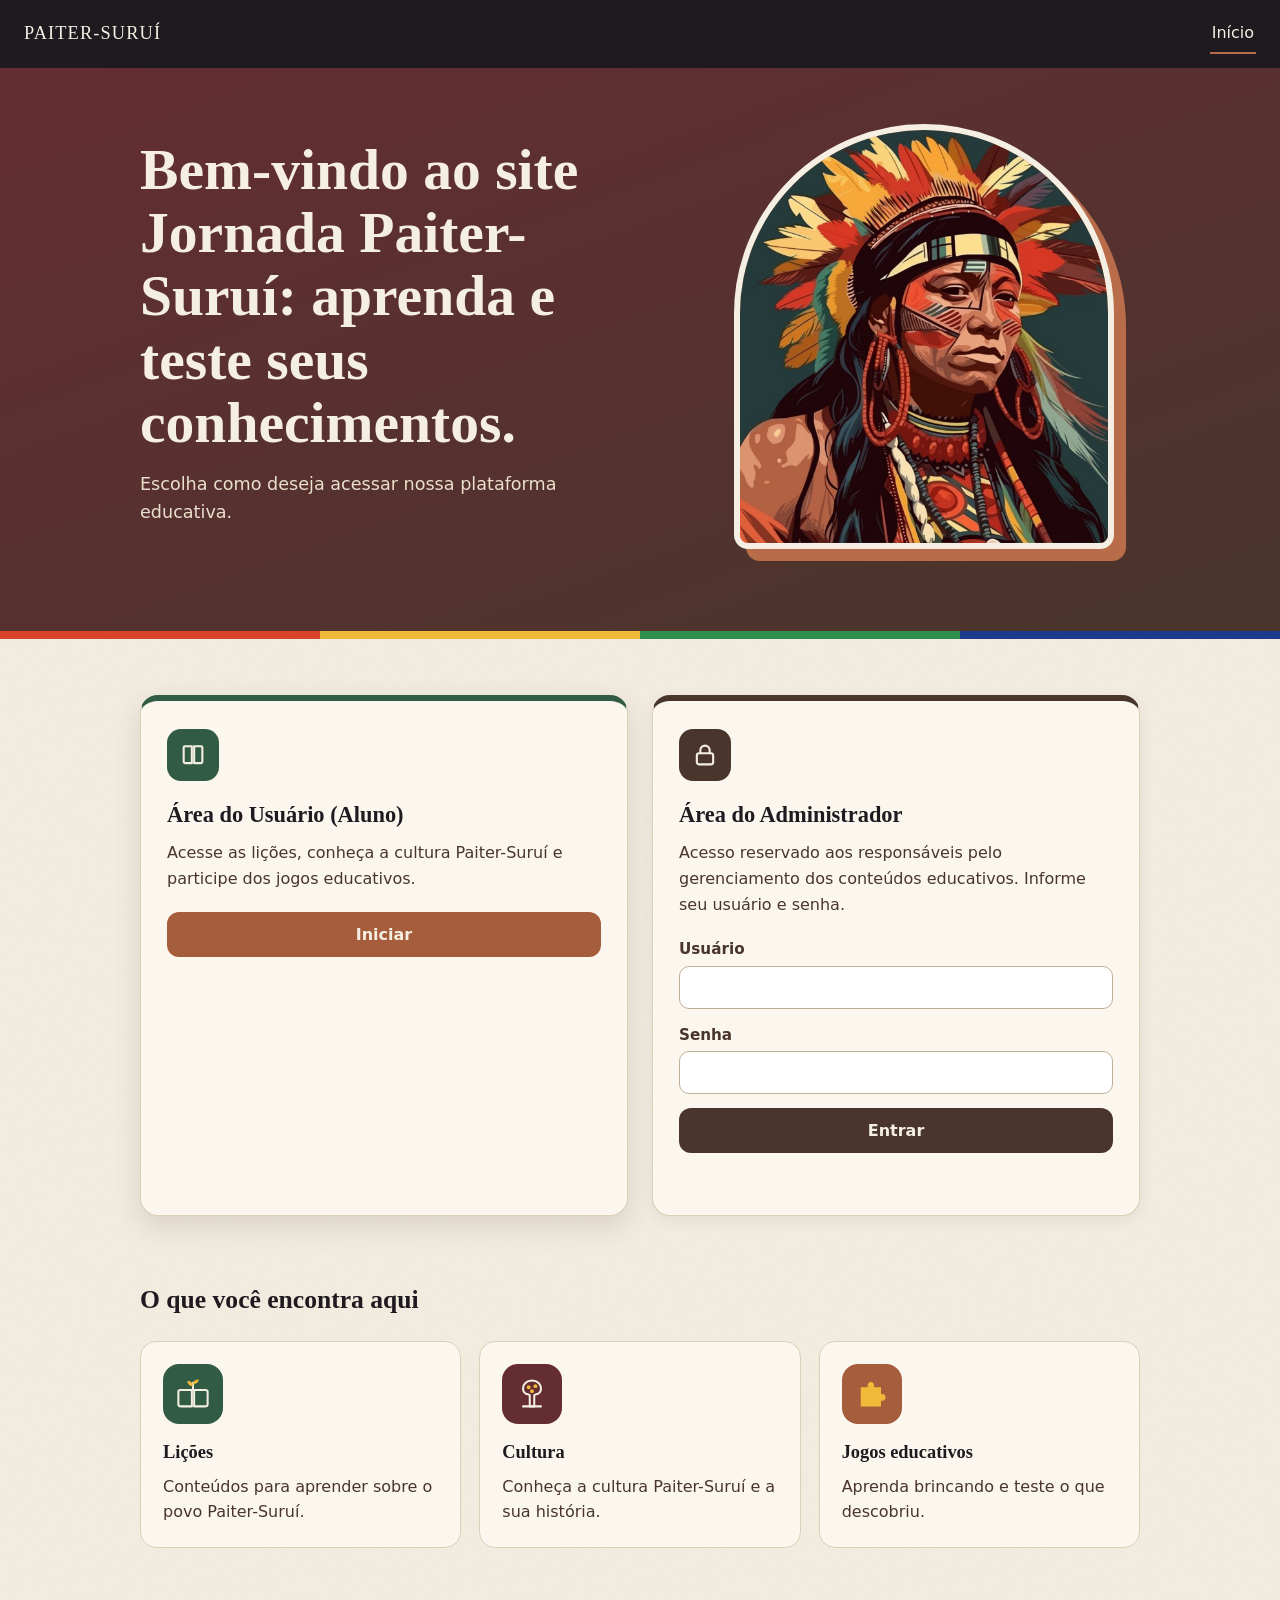
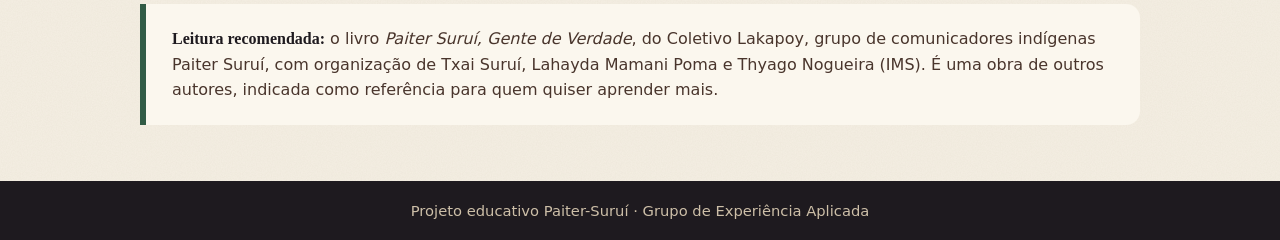
<file: index.html>
<!DOCTYPE html>
<html lang="pt-BR">
<head>
   
    <meta charset="UTF-8">
    <script>
    window.location.replace("login.html");
</script>
    <meta name="viewport" content="width=device-width, initial-scale=1.0">
   <title>Jornada Paiter-Suruí: aprenda e teste seus conhecimentos</title>
   <meta name="description" content="Conheça a Jornada Paiter-Suruí, um site educacional interativo para aprender sobre a história, cultura, tradições, território e conhecimentos do povo Paiter-Suruí por meio de lições e quizzes.">
    <link rel="stylesheet" href="css/style.css">

    <style>
        .apresentacao {
            max-width: 850px;
            margin: 35px auto;
            padding: 30px;
            background: #f5eedf;
            border-radius: 15px;
            text-align: center;
        }

        .apresentacao h1,
        .apresentacao h2 {
            color: #315c37;
        }

        .apresentacao p {
            line-height: 1.8;
            font-size: 17px;
        }

        .opcoes-inicio {
            text-align: center;
            margin: 30px 0;
        }

        .autores-projeto {
            max-width: 850px;
            margin: 35px auto;
            padding: 25px;
            background: #f5eedf;
            border-radius: 15px;
            text-align: center;
        }

        .autores-projeto h2 {
            color: #315c37;
        }

        .autores-projeto ul {
            list-style: none;
            padding: 0;
            line-height: 2;
        }
    </style>
</head>

<body>

<header class="cabecalho">
    <nav class="menu">
        <a href="index.html">Início</a>
        <a href="aprender.html">Aprender</a>
        <a href="jogar.html">Jogar</a>
        <a href="progresso.html">Meu Progresso</a>
    </nav>
</header>

<main>

    <section class="apresentacao">
    <h1 style="color: #ffffff; text-align: center;">Jornada Paiter-Suruí: aprenda e teste seus conhecimentos</h1>

        <h2>Conhecer, Aprender e Preservar</h2>

        <p>
            Bem-vindo ao nosso espaço educativo!
            Este site foi desenvolvido com o objetivo
            de valorizar, divulgar e contribuir para
            a preservação da história, da cultura,
            das tradições e dos conhecimentos do
            povo indígena Paiter-Suruí.
        </p>

        <p>
            Por meio de lições educativas, imagens,
            vídeos e jogos interativos, buscamos
            proporcionar uma experiência de aprendizagem
            que aproxima a educação e a tecnologia
            dos saberes dos povos originários.
        </p>

        <p>
            Explore os conteúdos, conheça mais sobre
            a cultura Paiter-Suruí e teste seus
            conhecimentos de forma interativa!
        </p>
    </section>

    <section class="opcoes-inicio">
        <h3>Escolha uma opção:</h3>

        <a href="aprender.html" class="botao-inicio">
            Aprender
        </a>

        <a href="jogar.html" class="botao-inicio">
            Jogar
        </a>

        <a href="progresso.html" class="botao-inicio">
            Meu Progresso
        </a>
    </section>

    <section class="autores-projeto">
        <h2>Autores do Projeto</h2>

        <ul>
            <li>Mª Eduarda Guedes</li>
            <li>Fernanda Kauanny Guedes</li>
            <li>Evellyn Crristine Cardoso</li>
            <li>Lucas Moreira dos Santos</li>
            <li>João Vitor Nazaré</li>
            <li>Williana Thais de Souza</li>
        </ul>

        <p>
            Projeto Educacional Paiter-Suruí
        </p>
    </section>

</main>

</body>
</html>
</file>
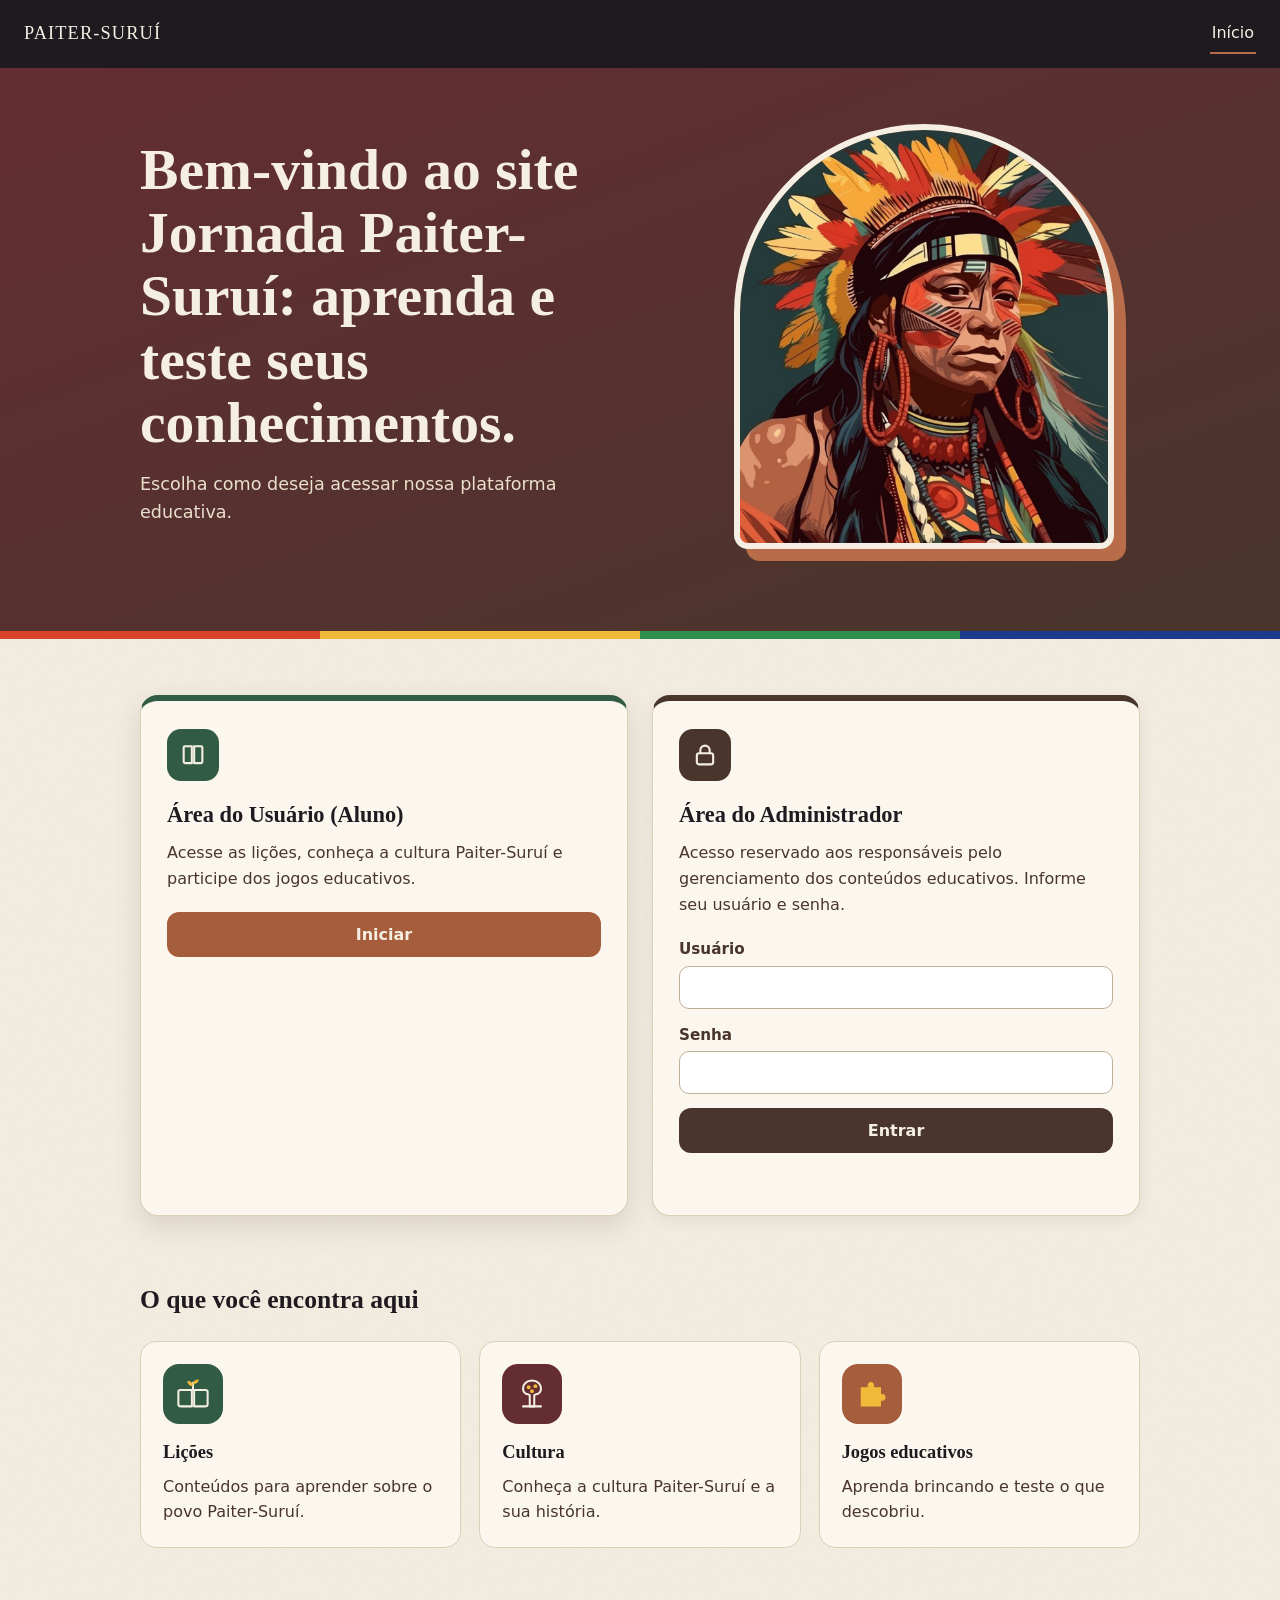
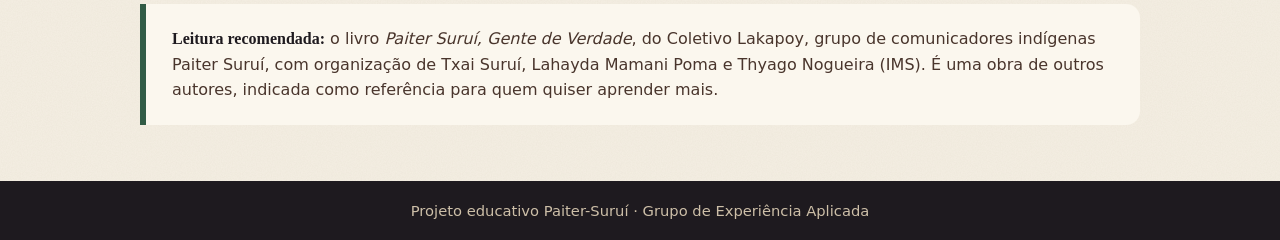
<file: admin.html>
<!DOCTYPE html>
<html lang="pt-BR">
<head>
    <meta charset="UTF-8">
    <meta name="viewport"
          content="width=device-width, initial-scale=1.0">
    <title>Administrador | Paiter-Suruí</title>
    <link rel="stylesheet" href="css/style.css">
</head>

<body>

    <header class="cabecalho">
    <div class="logo">PAITER-SURUÍ</div>
    <nav class="menu">
        <a href="inicio.html">Início</a>
        <a href="aprender.html">Aprender</a>
        <a href="jogar.html">Jogar</a>
        <a href="progresso.html">Meu Progresso</a>
    </nav>
</header>

    <main class="painel-admin" id="area-administrativa" hidden>

        <h1>Painel do Administrador</h1>

        <p>
            Gerencie os conteúdos educativos
            do site Paiter-Suruí.
        </p>

        <section class="admin-opcoes">

            <div class="admin-card">
                <h2>Gerenciar Lições</h2>
                <p>Adicionar e editar conteúdos educativos.</p>

<a href="gerenciar-licoes.html" class="botao-admin">
    Gerenciar
</a>
            </div>

            <div class="admin-card">
                <h2>Gerenciar Quiz</h2>
                <p>Cadastrar perguntas e respostas.</p>
                <a href="gerenciar-quiz.html" class="botao-admin">
                    Gerenciar
                </a>
            </div>

            <div class="admin-card">
                <h2>Imagens e Vídeos</h2>
                <p>Organizar materiais autorizados.</p>


<a href="gerenciar-midias.html" class="botao-admin">
    Gerenciar
</a>

            </div>

            <div class="admin-card">
                <h2>Gerenciar Caça-palavras</h2>
                <p>Cadastrar e editar atividades de caça-palavras. Nesta versão, os dados ficam neste navegador.</p>
                <a href="gerenciar-caca.html" class="botao-admin">Gerenciar</a>
            </div>

            <div class="admin-card">
                <h2>Resultados</h2>
                <p>Consultar resultados dos estudantes.</p>
                <a href="resultados-lab.html" class="botao-admin">Visualizar resultados locais</a>
            </div>

        </section>

    </main>

    <footer>
        <p>Projeto Educativo Paiter-Suruí</p>
    </footer>

<script src="js/supabase-config.js"></script>
<script src="js/proteger-admin.js"></script>

</body>
</html>
</file>
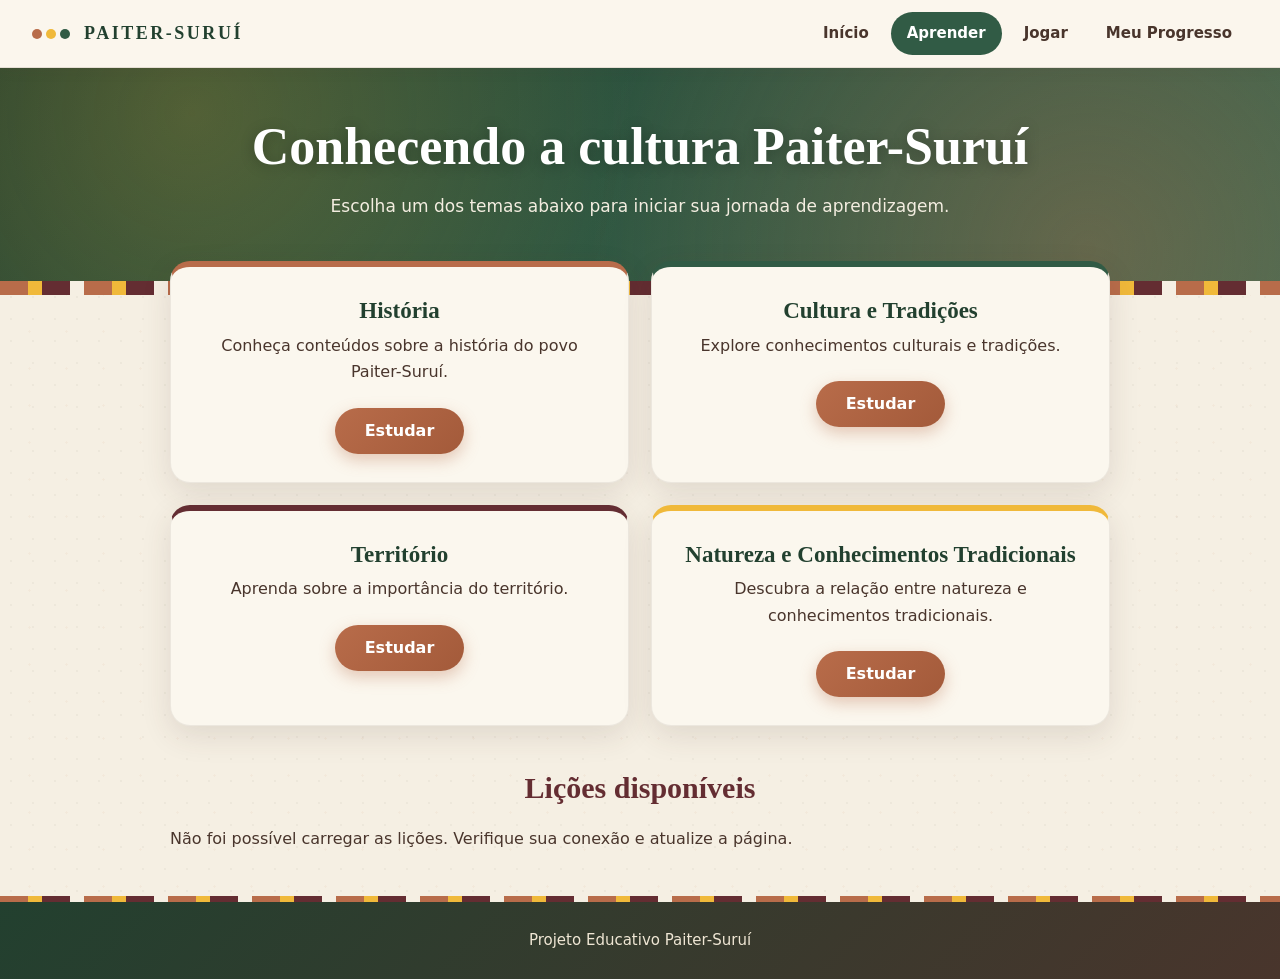
<file: aprender.html>
<!DOCTYPE html>
<html lang="pt-BR">
<head>
    <meta charset="UTF-8">
    <meta name="viewport" content="width=device-width, initial-scale=1.0">
    <title>Aprender | Paiter-Suruí</title>
    <meta name="theme-color" content="#315B45">
    <link rel="stylesheet" href="css/style.css">
</head>

<body>

 
<header class="cabecalho">
    <div class="logo">PAITER-SURUÍ</div>
    <nav class="menu">
        <a href="inicio.html">Início</a>
        <a href="aprender.html" class="ativo">Aprender</a>
        <a href="jogar.html">Jogar</a>
        <a href="progresso.html">Meu Progresso</a>
    </nav>
</header>

    <main>

<section class="apresentacao">
    <h1>Conhecendo a cultura Paiter-Suruí</h1>
    <p>
        Escolha um dos temas abaixo para iniciar
        sua jornada de aprendizagem.
    </p>
</section>

 
<section class="temas">

    <div class="tema">
        <h3>História</h3>
        <p>
            Conheça conteúdos sobre a história
            do povo Paiter-Suruí.
        </p>
        <button type="button" onclick="abrirMateria('História')">
            Estudar
        </button>
    </div>

    <div class="tema">
        <h3>Cultura e Tradições</h3>
        <p>
            Explore conhecimentos culturais
            e tradições.
        </p>
        <button type="button" onclick="abrirMateria('Cultura e Tradições')">
            Estudar
        </button>
    </div>

    <div class="tema">
        <h3>Território</h3>
        <p>
            Aprenda sobre a importância
            do território.
        </p>
        <button type="button" onclick="abrirMateria('Território')">
            Estudar
        </button>
    </div>

    <div class="tema">
        <h3>Natureza e Conhecimentos Tradicionais</h3>
        <p>
            Descubra a relação entre natureza
            e conhecimentos tradicionais.
        </p>
        <button type="button" onclick="abrirMateria('Natureza e Conhecimentos Tradicionais')">
            Estudar
        </button>
    </div>

</section>

<section class="licoes-publicadas">
    <h2>Lições disponíveis</h2>
    <div id="lista-licoes-aprender"></div>
</section>

    </main>

    <footer>
        <p>Projeto Educativo Paiter-Suruí</p>
    </footer>
<script src="js/supabase-config.js"></script>
<script>
async function carregarLicoes() {

let licoesOnline = [];

async function buscarLicoesOnline() {
    const resposta = await fetch(
        SUPABASE_URL + "/rest/v1/licoes?select=id,titulo,tema,conteudo&order=created_at.asc",
        {
            headers: {
                "apikey": SUPABASE_PUBLISHABLE_KEY
            }
        }
    );

    if (!resposta.ok) {
        throw new Error("Falha ao consultar lições: HTTP " + resposta.status);
    }

    const dados = await resposta.json();

    if (!Array.isArray(dados)) {
        throw new Error("Resposta inválida do Supabase.");
    }

    return dados;
}

    const lista = document.getElementById("lista-licoes-aprender");

    if (!lista) return;

   let licoes;

try {
    licoes = await buscarLicoesOnline();
    sessionStorage.setItem(
    "licoesOnlinePaiterSurui",
    JSON.stringify(licoes)
);
    licoesOnline = licoes;
} catch (erro) {
    console.error("Erro ao carregar lições online:", erro);

    lista.textContent =
        "Não foi possível carregar as lições. Verifique sua conexão e atualize a página.";
    return;
}

    lista.innerHTML = "";

    if (licoes.length === 0) {
        lista.textContent = "Nenhuma lição disponível no momento.";
        return;
    }

    

licoes.forEach(function(licao) {

        const cartao = document.createElement("div");
        cartao.className = "tema";

        const titulo = document.createElement("h3");
        titulo.textContent = licao.titulo;

        const tema = document.createElement("p");
        tema.textContent = "Tema: " + licao.tema;

        const conteudo = document.createElement("p");
        conteudo.textContent = licao.conteudo;

const areaMidias = document.createElement("div");
areaMidias.className = "midias-da-licao";
areaMidias.style.display = "none";
areaMidias.style.marginTop = "15px";
        cartao.appendChild(titulo);
        cartao.appendChild(tema);
        cartao.appendChild(conteudo);

        lista.appendChild(cartao);
    });
}

function abrirMateria(nomeMateria) {
    const lista = document.getElementById("lista-licoes-aprender");

    if (!lista) return;

const licoes = JSON.parse(
    sessionStorage.getItem("licoesOnlinePaiterSurui") || "[]"
);
    const licoesDaMateria = licoes.filter(function(licao) {
        return (licao.tema || "").trim() === nomeMateria;
    });

    lista.innerHTML = "";

    const titulo = document.createElement("h2");
    titulo.textContent = "Assuntos de " + nomeMateria;
    lista.appendChild(titulo);

const botaoVoltar = document.createElement("button");
botaoVoltar.type = "button";
botaoVoltar.textContent = "← Voltar às matérias";

botaoVoltar.addEventListener("click", function() {
    document.querySelector(".temas").scrollIntoView({
        behavior: "smooth",
        block: "start"
    });
});

lista.appendChild(botaoVoltar);

    if (licoesDaMateria.length === 0) {
        const aviso = document.createElement("p");
        aviso.textContent = "Nenhum assunto cadastrado nesta matéria.";
        lista.appendChild(aviso);
    }

    licoesDaMateria.forEach(function(licao) {

const areaMidias = document.createElement("div");
areaMidias.className = "midias-da-licao";
areaMidias.style.display = "none";
areaMidias.style.marginTop = "15px";
        const cartao = document.createElement("div");

cartao.className = "tema pasta-assunto";
       
const tituloLicao = document.createElement("h3");
tituloLicao.textContent = "📁 " + licao.titulo;
tituloLicao.style.cursor = "pointer";


        const conteudo = document.createElement("p");
        conteudo.textContent = licao.conteudo;

conteudo.style.display = "none";

let midiasCarregadas = false;

tituloLicao.addEventListener("click", async function() {
    if (conteudo.style.display === "none") {
        conteudo.style.display = "block";
        areaMidias.style.display = "block";
        tituloLicao.textContent = "📂 " + licao.titulo;

        if (!midiasCarregadas) {
            midiasCarregadas = true;
            await exibirMidiasDaLicao(licao.id, areaMidias);
        }
    } else {
        conteudo.style.display = "none";
        areaMidias.style.display = "none";
        tituloLicao.textContent = "📁 " + licao.titulo;
    }
});
        

cartao.appendChild(tituloLicao);
cartao.appendChild(conteudo);
cartao.appendChild(areaMidias);

const botaoJogarLicao = document.createElement("a");
botaoJogarLicao.href =
    "jogar.html?licao=" + encodeURIComponent(licao.id);

botaoJogarLicao.textContent = "🎮 Jogar esta lição";

botaoJogarLicao.style.display = "inline-block";
botaoJogarLicao.style.marginTop = "15px";
botaoJogarLicao.style.padding = "12px 20px";
botaoJogarLicao.style.backgroundColor = "#632629";
botaoJogarLicao.style.color = "#ffffff";
botaoJogarLicao.style.borderRadius = "8px";
botaoJogarLicao.style.textDecoration = "none";
botaoJogarLicao.style.fontWeight = "bold";

cartao.appendChild(botaoJogarLicao);

lista.appendChild(cartao);


    });

    lista.scrollIntoView({
        behavior: "smooth",
        block: "start"
    });
}

carregarLicoes();
</script>

<script src="js/midias-db.js"></script>

<script>

async function buscarMidiasOnline(licaoId) {
    const endereco = SUPABASE_URL +
        "/rest/v1/midias_licoes?select=id,licao_id,nome,url" +
        "&licao_id=eq." + encodeURIComponent(licaoId);

    const resposta = await fetch(endereco, {
        headers: {
            "apikey": SUPABASE_PUBLISHABLE_KEY
        }
    });

    if (!resposta.ok) {
        throw new Error(
            "Erro ao consultar imagens: HTTP " + resposta.status
        );
    }

    return await resposta.json();
}


async function exibirMidiasDaLicao(licaoId, recipiente) {
    try {
        const midias = await buscarMidiasOnline(licaoId);

        recipiente.replaceChildren();

        midias.forEach(function(midia) {
            if (!midia.url) return;

            const tipo = midia.tipo || "";
            const video = tipo.startsWith("video/") ||
                /\.(mp4|webm|ogg)(\?|$)/i.test(midia.url);

            const elemento = document.createElement(
                video ? "video" : "img"
            );

            elemento.src = midia.url;
            elemento.style.maxWidth = "100%";
            elemento.style.borderRadius = "10px";
            elemento.style.marginTop = "12px";

            if (video) {
                elemento.controls = true;
            } else {
                elemento.alt = midia.nome || "Imagem da lição";
                elemento.loading = "lazy";
            }

            elemento.onerror = function() {
                console.error("Erro ao carregar mídia:", midia.url);
            };

            recipiente.appendChild(elemento);
        });

    } catch (erro) {
        console.error("Erro ao carregar mídias:", erro);
        recipiente.textContent =
            "Não foi possível carregar as mídias desta lição.";
    }
}

</script>

</body>
</html>
</file>
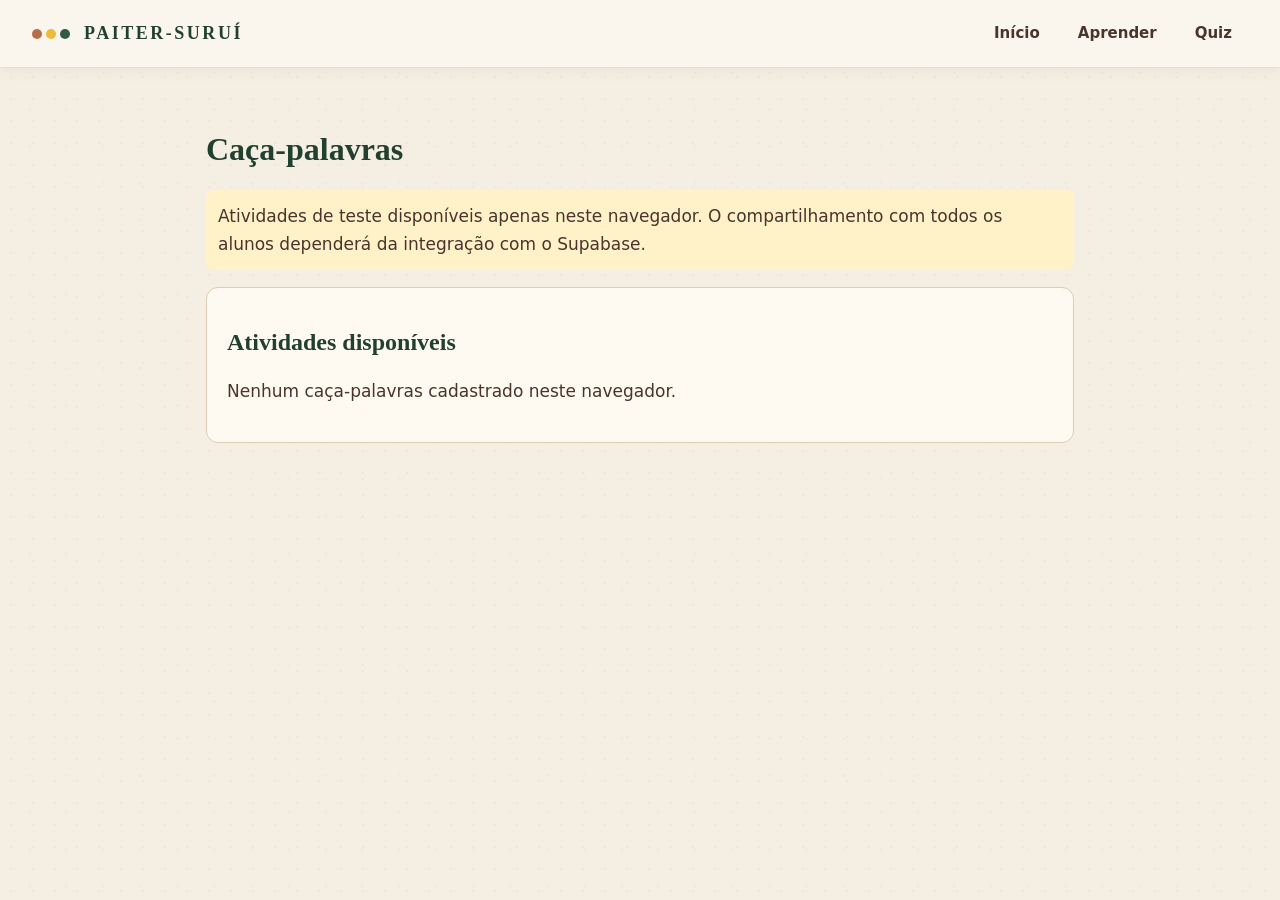
<file: caca-palavras.html>
<!DOCTYPE html><html lang="pt-BR"><head><meta charset="UTF-8"><meta name="viewport" content="width=device-width,initial-scale=1"><title>Caça-palavras | Jornada Paiter-Suruí</title><link rel="stylesheet" href="css/style.css"><style>main{max-width:900px;margin:25px auto;padding:16px}.card{background:#fffaf1;border:1px solid #decbb4;border-radius:12px;padding:20px;margin:14px 0}.item{padding:12px;border-bottom:1px solid #ddd}.item button{margin-left:12px}input,textarea{display:block;width:100%;padding:10px;margin:8px 0 14px;border:1px solid #bcae9c;border-radius:6px}textarea{min-height:130px}button{cursor:pointer;padding:9px 12px;border-radius:6px;border:1px solid #8a421f;background:#a54c26;color:white}#grade{display:grid;gap:3px;overflow-x:auto;max-width:100%}#grade button{padding:0;aspect-ratio:1;background:#fff;color:#252018;border:1px solid #a99b85;font-size:13px}#grade button.selecionado{background:#f6c487}#grade button.encontrada{background:#a7d6a8}.palavra{display:inline-block;margin:4px 9px 4px 0;padding:5px 8px;background:#eee4d4;border-radius:7px}.palavra.feito{background:#b4d7af;text-decoration:line-through}.aviso{padding:12px;background:#fff2c9;border-radius:8px}</style></head><body><header class="cabecalho"><div class="logo">PAITER-SURUÍ</div><nav class="menu"><a href="inicio.html">Início</a><a href="aprender.html">Aprender</a><a href="jogar.html">Quiz</a></nav></header><main ><h1>Caça-palavras</h1><p class="aviso">Atividades de teste disponíveis apenas neste navegador. O compartilhamento com todos os alunos dependerá da integração com o Supabase.</p><section class="card"><h2>Atividades disponíveis</h2><div id="lista"></div></section><section class="card" id="jogo" hidden><h2 id="titulo-jogo"></h2><p>Encontre as palavras selecionando a primeira e a última letra.</p><div id="palavras-jogo"></div><div id="grade"></div><p id="mensagem" role="status"></p></section></main><script src="js/caca-lab.js"></script></body></html>
</file>
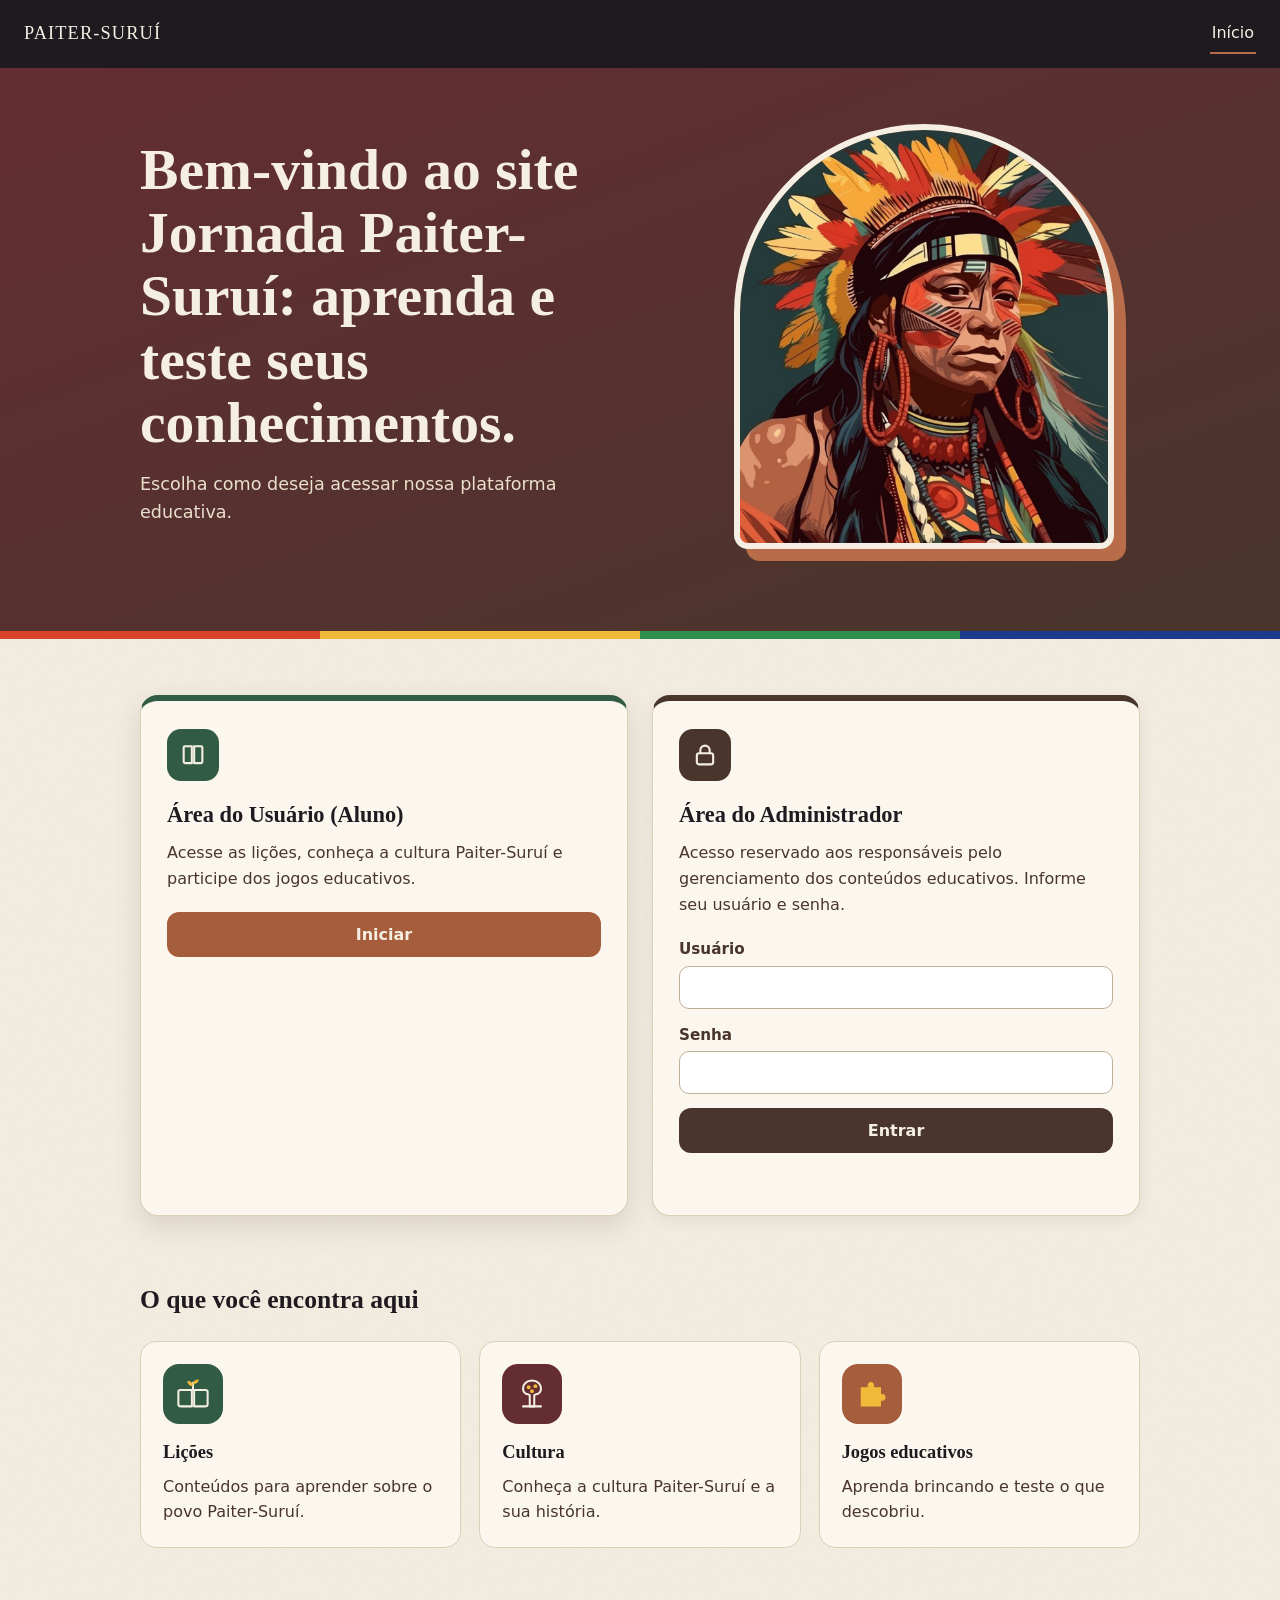
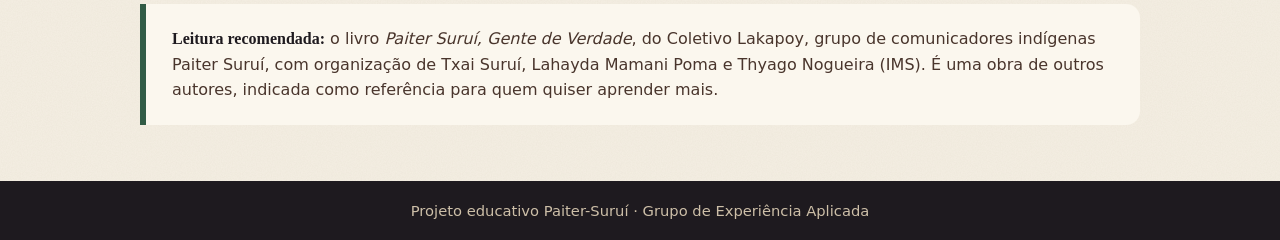
<file: gerenciar-caca.html>
<!DOCTYPE html><html lang="pt-BR"><head><meta charset="UTF-8"><meta name="viewport" content="width=device-width,initial-scale=1"><title>Gerenciar caça-palavras | Jornada Paiter-Suruí</title><link rel="stylesheet" href="css/style.css"><style>main{max-width:900px;margin:25px auto;padding:16px}.card{background:#fffaf1;border:1px solid #decbb4;border-radius:12px;padding:20px;margin:14px 0}.item{padding:12px;border-bottom:1px solid #ddd}.item button{margin-left:12px}input,textarea{display:block;width:100%;padding:10px;margin:8px 0 14px;border:1px solid #bcae9c;border-radius:6px}textarea{min-height:130px}button{cursor:pointer;padding:9px 12px;border-radius:6px;border:1px solid #8a421f;background:#a54c26;color:white}#grade{display:grid;gap:3px;overflow-x:auto;max-width:100%}#grade button{padding:0;aspect-ratio:1;background:#fff;color:#252018;border:1px solid #a99b85;font-size:13px}#grade button.selecionado{background:#f6c487}#grade button.encontrada{background:#a7d6a8}.palavra{display:inline-block;margin:4px 9px 4px 0;padding:5px 8px;background:#eee4d4;border-radius:7px}.palavra.feito{background:#b4d7af;text-decoration:line-through}.aviso{padding:12px;background:#fff2c9;border-radius:8px}</style></head><body><header class="cabecalho"><div class="logo">PAITER-SURUÍ</div><nav class="menu"><a href="inicio.html">Início</a><a href="aprender.html">Aprender</a><a href="jogar.html">Quiz</a><a href="admin.html">Painel administrativo</a></nav></header><main id="area-administrativa" hidden><h1>Gerenciar caça-palavras</h1><p class="aviso">Etapa de laboratório: as atividades são salvas apenas neste navegador. Ainda não estão disponíveis para outros dispositivos.</p><section class="card"><h2>Cadastrar ou editar</h2><form id="form"><input id="id" type="hidden"><label for="titulo">Título</label><input id="titulo" required maxlength="120"><label for="palavras">Palavras, uma por linha</label><textarea id="palavras" required placeholder="TERRITORIO&#10;FLORESTA"></textarea><button type="submit">Salvar atividade</button></form><p id="status" role="status"></p></section><section class="card"><h2>Atividades cadastradas</h2><div id="cadastrados"></div></section></main><script src="js/caca-lab.js"></script><script src="js/supabase-config.js"></script><script src="js/proteger-admin.js"></script></body></html>
</file>
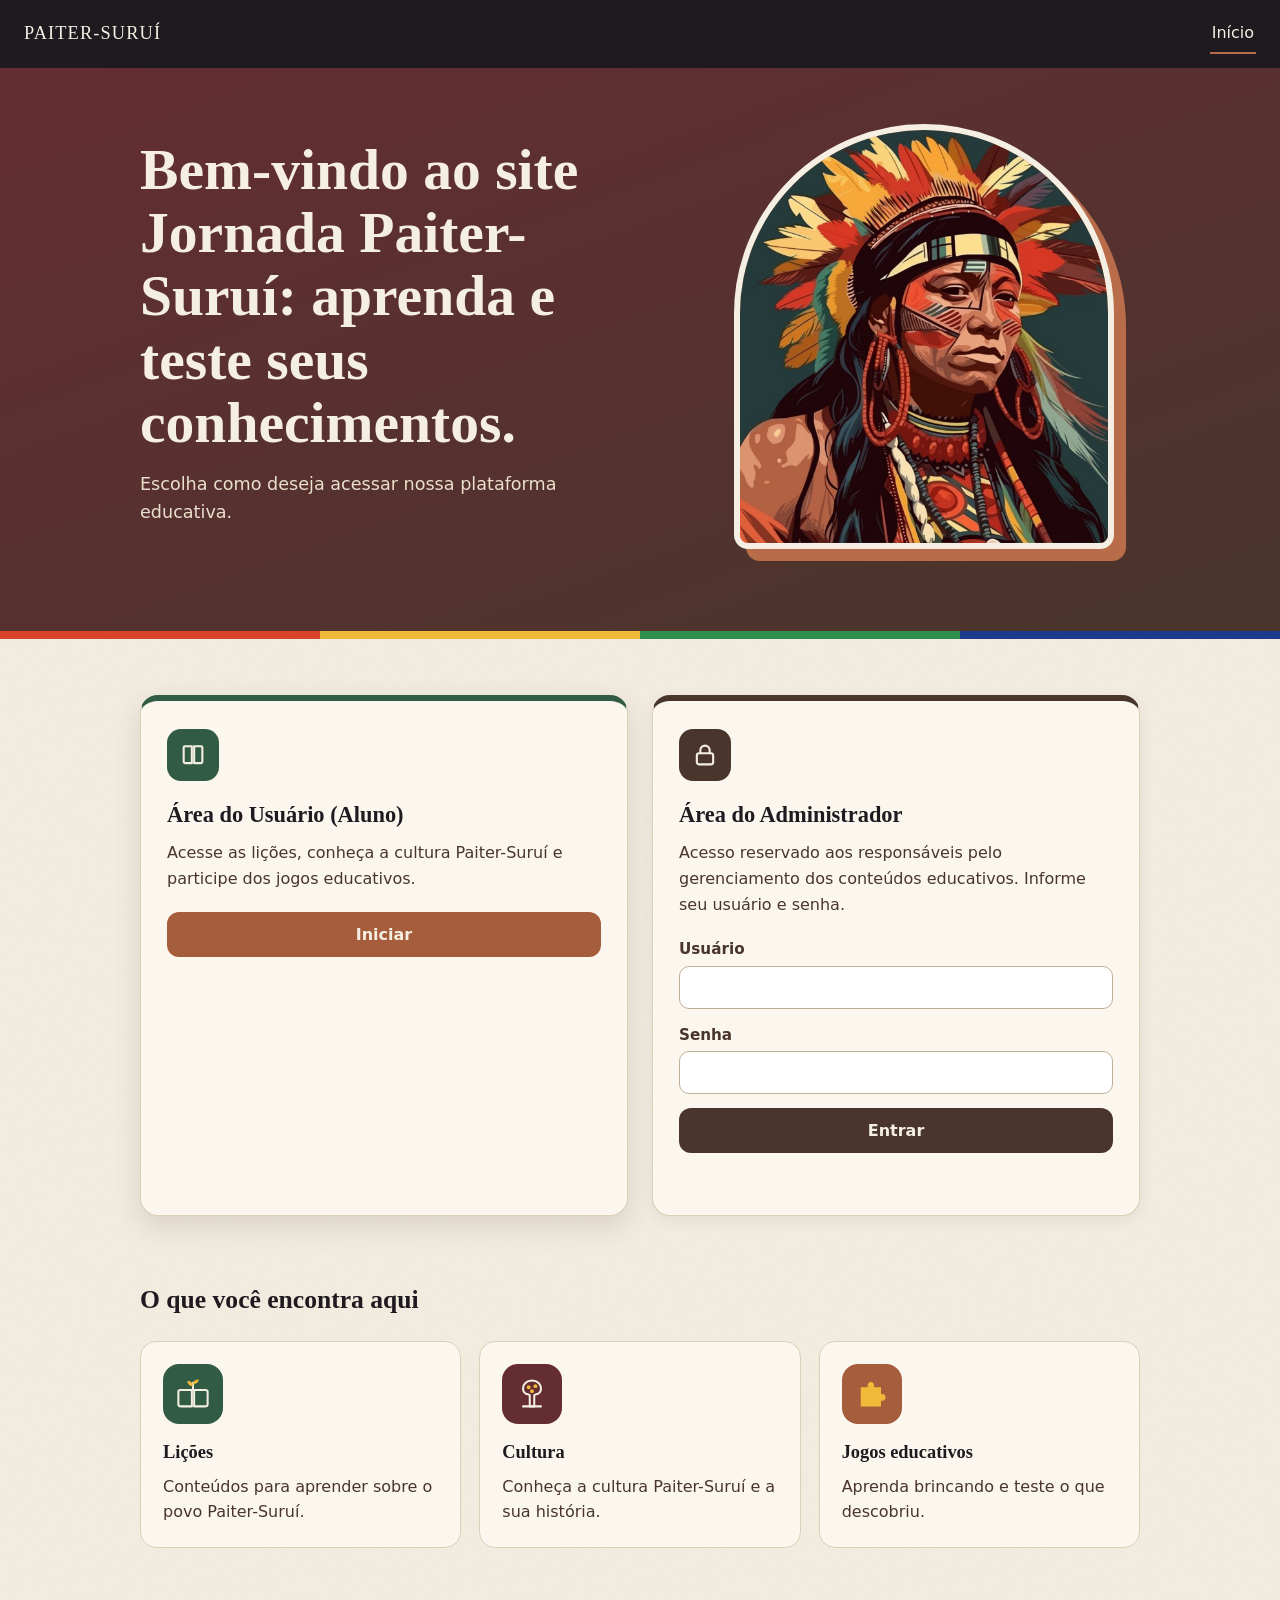
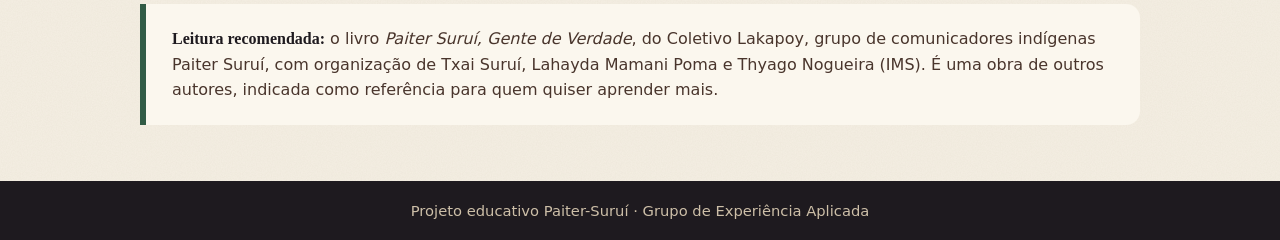
<file: gerenciar-licoes.html>
<!DOCTYPE html>
<html lang="pt-BR">
<head>
    <meta charset="UTF-8">
    <meta name="viewport" content="width=device-width, initial-scale=1.0">
    <title>Gerenciar Lições | Paiter-Suruí</title>
    <link rel="stylesheet" href="css/style.css">
</head>
<body hidden>

    <header class="cabecalho">
        <div class="logo">PAITER-SURUÍ</div>

        <nav class="menu">
            <a href="admin.html">Voltar ao Administrador</a>
        </nav>
    </header>

    <main class="painel-admin">
        <h1>Gerenciar Lições</h1>

        <section class="admin-card" style="max-width: 700px; margin: 30px auto;">
            <h2 id="titulo-formulario">Cadastrar nova lição</h2>

            <form id="form-licao">
                <label for="titulo">Título da lição:</label>
                <input type="text" id="titulo" required>

                <label for="tema">Tema:</label>
                <select id="tema" required>
                    <option value="">Selecione um tema</option>
                    <option>História</option>
                    <option>Cultura e Tradições</option>
                    <option>Território</option>
                    <option>Natureza e Conhecimentos Tradicionais</option>
                </select>

<label for="conteudo">Conteúdo da lição:</label>
<textarea id="conteudo" rows="8" required></textarea>

<label for="imagens-licao">Adicionar imagens da lição:</label>
<input
    type="file"
    id="imagens-licao"
    accept="image/jpeg,image/png,image/webp"
    multiple
>

<label for="video-licao">Adicionar vídeo da lição:</label>
<input
    type="file"
    id="video-licao"
    accept="video/mp4,video/webm"
>

<div id="previa-midias" style="margin: 20px 0;">
    <h3>Prévia das imagens e do vídeo</h3>
    <div id="previa-imagens"></div>

<div id="midias-existentes" style="margin-top: 20px;">
    <h3>Imagens e vídeos já cadastrados</h3>
    <p>Selecione uma lição para visualizar seus arquivos.</p>
</div>

    <div id="previa-video"></div>
</div>

<button type="submit" id="botao-salvar">Salvar Lição</button>
<button type="button" id="cancelar-edicao" hidden>Cancelar edição</button>
            </form>

            <p id="mensagem-licao"></p>

<h2>Lições cadastradas</h2>

<div id="lista-licoes"></div>

        </section>
    </main>

    <footer>
        <p>Projeto Educativo Paiter-Suruí</p>
    </footer>

<script src="js/supabase-config.js"></script>
<script src="js/proteger-admin.js"></script>
<script>
"use strict";
const formulario = document.getElementById("form-licao");
const mensagem = document.getElementById("mensagem-licao");
const lista = document.getElementById("lista-licoes");
const campoImagens = document.getElementById("imagens-licao");
const campoVideo = document.getElementById("video-licao");
const previaImagens = document.getElementById("previa-imagens");
const previaVideo = document.getElementById("previa-video");
const areaMidias = document.getElementById("midias-existentes");
const botaoSalvar = document.getElementById("botao-salvar");
const botaoCancelar = document.getElementById("cancelar-edicao");
let idLicaoEditando = null;
let trabalhando = false;
let urlsPrevias = [];

function informar(texto, erro = false) {
    mensagem.textContent = texto;
    mensagem.style.color = erro ? "#B42318" : "#18583C";
}
function obterTokenAdministrador() {
    let sessao;
    try { sessao = JSON.parse(sessionStorage.getItem("paiterAdminSessao") || "null"); }
    catch (_) { sessao = null; }
    if (!sessao || !sessao.access_token) throw new Error("Sessão expirada. Faça login novamente.");
    return sessao.access_token;
}
async function requisicao(caminho, opcoes = {}, autenticada = true) {
    const cabecalhos = { "apikey": SUPABASE_PUBLISHABLE_KEY, ...(opcoes.headers || {}) };
    if (autenticada) cabecalhos.Authorization = "Bearer " + obterTokenAdministrador();
    const resposta = await fetch(SUPABASE_URL + caminho, { ...opcoes, headers: cabecalhos });
    if (!resposta.ok) {
        const detalhes = (await resposta.text()).slice(0, 350);
        throw new Error("HTTP " + resposta.status + ": " + detalhes);
    }
    return resposta;
}
async function buscarLicoesSupabase() {
    const resposta = await requisicao("/rest/v1/licoes?select=id,titulo,tema,conteudo&order=created_at.asc", {}, false);
    const dados = await resposta.json();
    if (!Array.isArray(dados)) throw new Error("Resposta inválida ao consultar lições.");
    return dados;
}
async function buscarMidiasSupabase(licaoId) {
    const resposta = await requisicao("/rest/v1/midias_licoes?select=id,licao_id,url,nome&licao_id=eq." + encodeURIComponent(licaoId) + "&order=created_at.asc", {}, false);
    return await resposta.json();
}
// Exclui somente objetos deste bucket; URLs externas ou malformadas bloqueiam a operação.
function caminhoStorageDaMidia(url) {
    const prefixo = SUPABASE_URL.replace(/\/$/, "") + "/storage/v1/object/public/midias-licoes/";
    if (typeof url !== "string" || !url.startsWith(prefixo)) {
        throw new Error("Mídia com endereço fora do bucket autorizado. Exclusão interrompida.");
    }
    const caminhoCodificado = url.slice(prefixo.length);
    if (!caminhoCodificado || caminhoCodificado.includes("?") || caminhoCodificado.includes("#")) {
        throw new Error("Endereço de mídia inválido. Exclusão interrompida.");
    }
    const segmentos = caminhoCodificado.split("/");
    if (segmentos.some(parte => !parte || parte === "." || parte === "..")) {
        throw new Error("Caminho de mídia inválido. Exclusão interrompida.");
    }
    return segmentos.map(parte => encodeURIComponent(decodeURIComponent(parte))).join("/");
}

async function excluirLicaoComMidias(licao) {
    // Pré-validação: nenhum arquivo é apagado antes da conferência completa.
    const midias = await buscarMidiasSupabase(licao.id);
    if (!Array.isArray(midias)) throw new Error("Não foi possível verificar as mídias da lição.");
    const arquivos = midias.map(midia => ({...midia, caminho: caminhoStorageDaMidia(midia.url)}));
   
    const confirmacao = prompt(
        "EXCLUSÃO DEFINITIVA\n\nLição: " + licao.titulo +
        "\nArquivos vinculados: " + arquivos.length +
        "\n\nEsta ação apagará a lição, as imagens e os vídeos. Não poderá ser desfeita." +
        "\n\nDigite exatamente o TÍTULO da lição para confirmar:"
    );
    if (confirmacao === null) return false;
    if (confirmacao !== licao.titulo) throw new Error("Título diferente. Exclusão cancelada sem alterações.");
    if (!confirm("Confirma a exclusão definitiva de '" + licao.titulo + "' e de " + arquivos.length + " arquivo(s)?")) return false;

    // Storage e PostgREST não compartilham transação. Processamos um arquivo por vez,
    // interrompendo imediatamente em caso de falha e mantendo a lição até o final.
    let removidos = 0;
    for (const midia of arquivos) {
        try {
            await requisicao("/storage/v1/object/midias-licoes/" + midia.caminho, {method:"DELETE"});
            const resposta = await requisicao("/rest/v1/midias_licoes?id=eq." + encodeURIComponent(midia.id) + "&licao_id=eq." + encodeURIComponent(licao.id), {
                method:"DELETE", headers:{"Prefer":"return=representation"}
            });
            const excluidas = await resposta.json();
            if (!Array.isArray(excluidas) || excluidas.length !== 1) {
                throw new Error("O registro da mídia não foi removido do banco. Confira as políticas DELETE.");
            }
            removidos++;
        } catch (erro) {
            throw new Error("Exclusão interrompida após " + removidos + " arquivo(s) concluído(s). " +
                "A lição foi mantida. Verifique o Storage e a tabela midias_licoes antes de tentar novamente. " + erro.message);
        }
    }
    // Nova conferência evita excluir a lição se surgirem outros vínculos.
    const restantes = await buscarMidiasSupabase(licao.id);
    if (!Array.isArray(restantes) || restantes.length) {
        throw new Error("Ainda existem mídias vinculadas. A lição foi mantida.");
    }
    const resposta = await requisicao("/rest/v1/licoes?id=eq." + encodeURIComponent(licao.id), {
        method:"DELETE", headers:{"Prefer":"return=representation"}
    });
    const excluidas = await resposta.json();
    if (!Array.isArray(excluidas) || excluidas.length !== 1) {
        throw new Error("Não foi possível confirmar a exclusão da lição. Confira as permissões DELETE.");
    }
    return true;
}

function limparPrevias() {
    urlsPrevias.forEach(url => URL.revokeObjectURL(url));
    urlsPrevias = [];
    previaImagens.replaceChildren();
    previaVideo.replaceChildren();
}
function atualizarPrevias() {
    limparPrevias();
    for (const arquivo of campoImagens.files) {
        if (!arquivo.type.startsWith("image/")) continue;
        const url = URL.createObjectURL(arquivo);
        urlsPrevias.push(url);
        const img = document.createElement("img");
        img.src = url; img.alt = arquivo.name;
        img.style.cssText = "max-width:150px;margin:8px;border-radius:10px";
        previaImagens.appendChild(img);
    }
    const arquivo = campoVideo.files[0];
    if (arquivo && arquivo.type.startsWith("video/")) {
        const url = URL.createObjectURL(arquivo);
        urlsPrevias.push(url);
        const video = document.createElement("video");
        video.src = url; video.controls = true;
        video.style.cssText = "max-width:400px;width:100%";
        previaVideo.appendChild(video);
    }
}
campoImagens.addEventListener("change", atualizarPrevias);
campoVideo.addEventListener("change", atualizarPrevias);

async function enviarMidia(licaoId, arquivo) {
    const tipos = ["image/jpeg", "image/png", "image/webp", "video/mp4", "video/webm"];
    if (!tipos.includes(arquivo.type)) throw new Error("Tipo de arquivo não permitido: " + arquivo.name);
    const extensoes = {"image/jpeg":"jpg", "image/png":"png", "image/webp":"webp", "video/mp4":"mp4", "video/webm":"webm"};
    const caminho = String(licaoId) + "/" + crypto.randomUUID() + "." + extensoes[arquivo.type];
    await requisicao("/storage/v1/object/midias-licoes/" + caminho, {
        method: "POST", headers: { "Content-Type": arquivo.type, "x-upsert": "false" }, body: arquivo
    });
    const url = SUPABASE_URL + "/storage/v1/object/public/midias-licoes/" + caminho;
    try {
        await requisicao("/rest/v1/midias_licoes", {
            method: "POST", headers: { "Content-Type": "application/json", "Prefer": "return=minimal" },
            body: JSON.stringify({ licao_id: licaoId, url, nome: arquivo.name })
        });
    } catch (erro) {
        throw new Error("Arquivo enviado, mas o vínculo não foi registrado. Informe o administrador para verificar o arquivo " + caminho + ". " + erro.message);
    }
}
async function enviarArquivosDaLicao(licaoId) {
    const arquivos = [...campoImagens.files];
    if (campoVideo.files[0]) arquivos.push(campoVideo.files[0]);
    for (const arquivo of arquivos) await enviarMidia(licaoId, arquivo);
}
function finalizarEdicao() {
    idLicaoEditando = null;
    formulario.reset();
    limparPrevias();
    document.getElementById("titulo-formulario").textContent = "Cadastrar nova lição";
    botaoCancelar.hidden = true;
    botaoSalvar.textContent = "Salvar Lição";
    areaMidias.replaceChildren();
    const p = document.createElement("p");
    p.textContent = "Selecione uma lição para visualizar seus arquivos.";
    areaMidias.appendChild(p);
}
botaoCancelar.addEventListener("click", () => { finalizarEdicao(); informar("Edição cancelada."); });
async function mostrarMidiasExistentes(licaoId) {
    areaMidias.replaceChildren();
    const titulo = document.createElement("h3");
    titulo.textContent = "Imagens e vídeos já cadastrados";
    areaMidias.appendChild(titulo);
    try {
        const midias = await buscarMidiasSupabase(licaoId);
        if (idLicaoEditando !== licaoId) return;
        if (!midias.length) {
            const p = document.createElement("p"); p.textContent = "Esta lição não possui mídias online.";
            areaMidias.appendChild(p); return;
        }
        for (const midia of midias) {
            const bloco = document.createElement("div");
            bloco.style.margin = "12px 0";
            const nome = document.createElement("p"); nome.textContent = midia.nome;
            bloco.appendChild(nome);
            const ehVideo = /\.(mp4|webm)(\?|$)/i.test(midia.url);
            const elemento = document.createElement(ehVideo ? "video" : "img");
            elemento.src = midia.url;
            elemento.style.cssText = "max-width:100%;max-height:250px;border-radius:8px";
            if (ehVideo) elemento.controls = true;
            else elemento.alt = midia.nome;
            bloco.appendChild(elemento);
            areaMidias.appendChild(bloco);
        }
        const aviso = document.createElement("p");
        aviso.textContent = "Para proteger os arquivos existentes, a exclusão e a substituição de mídias online ainda não estão habilitadas.";
        areaMidias.appendChild(aviso);
    } catch (erro) {
        console.error(erro);
        const p = document.createElement("p"); p.textContent = "Não foi possível consultar as mídias online.";
        areaMidias.appendChild(p);
    }
}
async function mostrarLicoes() {
    lista.textContent = "Carregando lições do Supabase...";
    try {
        const licoes = await buscarLicoesSupabase();
        lista.replaceChildren();
        if (!licoes.length) { lista.textContent = "Nenhuma lição cadastrada."; return; }
        for (const licao of licoes) {
            const cartao = document.createElement("div");
            cartao.className = "admin-card";
            cartao.style.marginTop = "15px";
            const titulo = document.createElement("h3"); titulo.textContent = licao.titulo;
            const tema = document.createElement("p"); tema.textContent = "Tema: " + licao.tema;
            const conteudo = document.createElement("p"); conteudo.textContent = licao.conteudo;
            const editar = document.createElement("button"); editar.type = "button"; editar.textContent = "Editar";
            editar.style.marginRight = "10px";
            editar.addEventListener("click", () => {
                idLicaoEditando = licao.id;
                document.getElementById("titulo").value = licao.titulo;
                document.getElementById("tema").value = licao.tema;
                document.getElementById("conteudo").value = licao.conteudo;
                document.getElementById("titulo-formulario").textContent = "Editar lição";
                botaoSalvar.textContent = "Salvar alterações";
                botaoCancelar.hidden = false;
                limparPrevias(); campoImagens.value = ""; campoVideo.value = "";
                mostrarMidiasExistentes(licao.id);
                formulario.scrollIntoView({behavior:"smooth"});
            });
            const excluir = document.createElement("button"); excluir.type = "button"; excluir.textContent = "Excluir";
            excluir.addEventListener("click", async () => {
                if (trabalhando) return;
                trabalhando = true;
                excluir.disabled = true;
                try {
                    const excluiu = await excluirLicaoComMidias(licao);
                    if (!excluiu) { informar("Exclusão cancelada. Nenhum arquivo foi alterado."); return; }
                    if (idLicaoEditando === licao.id) finalizarEdicao();
                    informar("Lição e mídias vinculadas excluídas do Supabase.");
                    await mostrarLicoes();
                } catch (erro) {
                    console.error("Falha na exclusão:", erro);
                    informar(erro.message, true);
                } finally { trabalhando = false; excluir.disabled = false; }
            });
            cartao.append(titulo, tema, conteudo, editar, excluir);
            lista.appendChild(cartao);
        }
    } catch (erro) { console.error(erro); lista.textContent = "Erro ao carregar lições do Supabase: " + erro.message; }
}
formulario.addEventListener("submit", async evento => {
    evento.preventDefault();
    if (trabalhando) return;
    const titulo = document.getElementById("titulo").value.trim();
    const tema = document.getElementById("tema").value;
    const conteudo = document.getElementById("conteudo").value.trim();
    if (!titulo || !tema || !conteudo) { informar("Preencha todos os campos.", true); return; }
    trabalhando = true;
    botaoSalvar.disabled = true;
    let licaoSalva = false;
    try {
        const dados = { titulo, tema, conteudo };
        let licaoId = idLicaoEditando;
        if (licaoId !== null) {
            const resposta = await requisicao("/rest/v1/licoes?id=eq." + encodeURIComponent(licaoId), {
                method: "PATCH", headers: { "Content-Type":"application/json", "Prefer":"return=representation" },
                body: JSON.stringify(dados)
            });
            const atualizadas = await resposta.json();
            if (!Array.isArray(atualizadas) || atualizadas.length !== 1) throw new Error("Não foi possível confirmar a edição.");
        } else {
            // A coluna id não possui identidade automática no banco existente.
            // Mantemos o formato de IDs já utilizado, sem alterar o esquema.
            licaoId = Date.now();
            const resposta = await requisicao("/rest/v1/licoes", {
                method: "POST", headers: { "Content-Type":"application/json", "Prefer":"return=representation" },
                body: JSON.stringify({ id: licaoId, ...dados })
            });
            const criadas = await resposta.json();
            if (!Array.isArray(criadas) || criadas.length !== 1) throw new Error("Não foi possível confirmar o cadastro.");
        }
        licaoSalva = true;
        const quantidade = campoImagens.files.length + (campoVideo.files.length ? 1 : 0);
        if (quantidade) await enviarArquivosDaLicao(licaoId);
        finalizarEdicao();
        informar("Lição salva no Supabase" + (quantidade ? " e arquivos enviados." : "."));
        await mostrarLicoes();
    } catch (erro) {
        console.error(erro);
        informar((licaoSalva ? "O texto foi salvo, mas houve erro ao enviar mídias: " : "Não foi possível salvar: ") + erro.message, true);
        if (licaoSalva) await mostrarLicoes();
    } finally { trabalhando = false; botaoSalvar.disabled = false; }
});
mostrarLicoes();
</script>
</body>
</html>
</file>
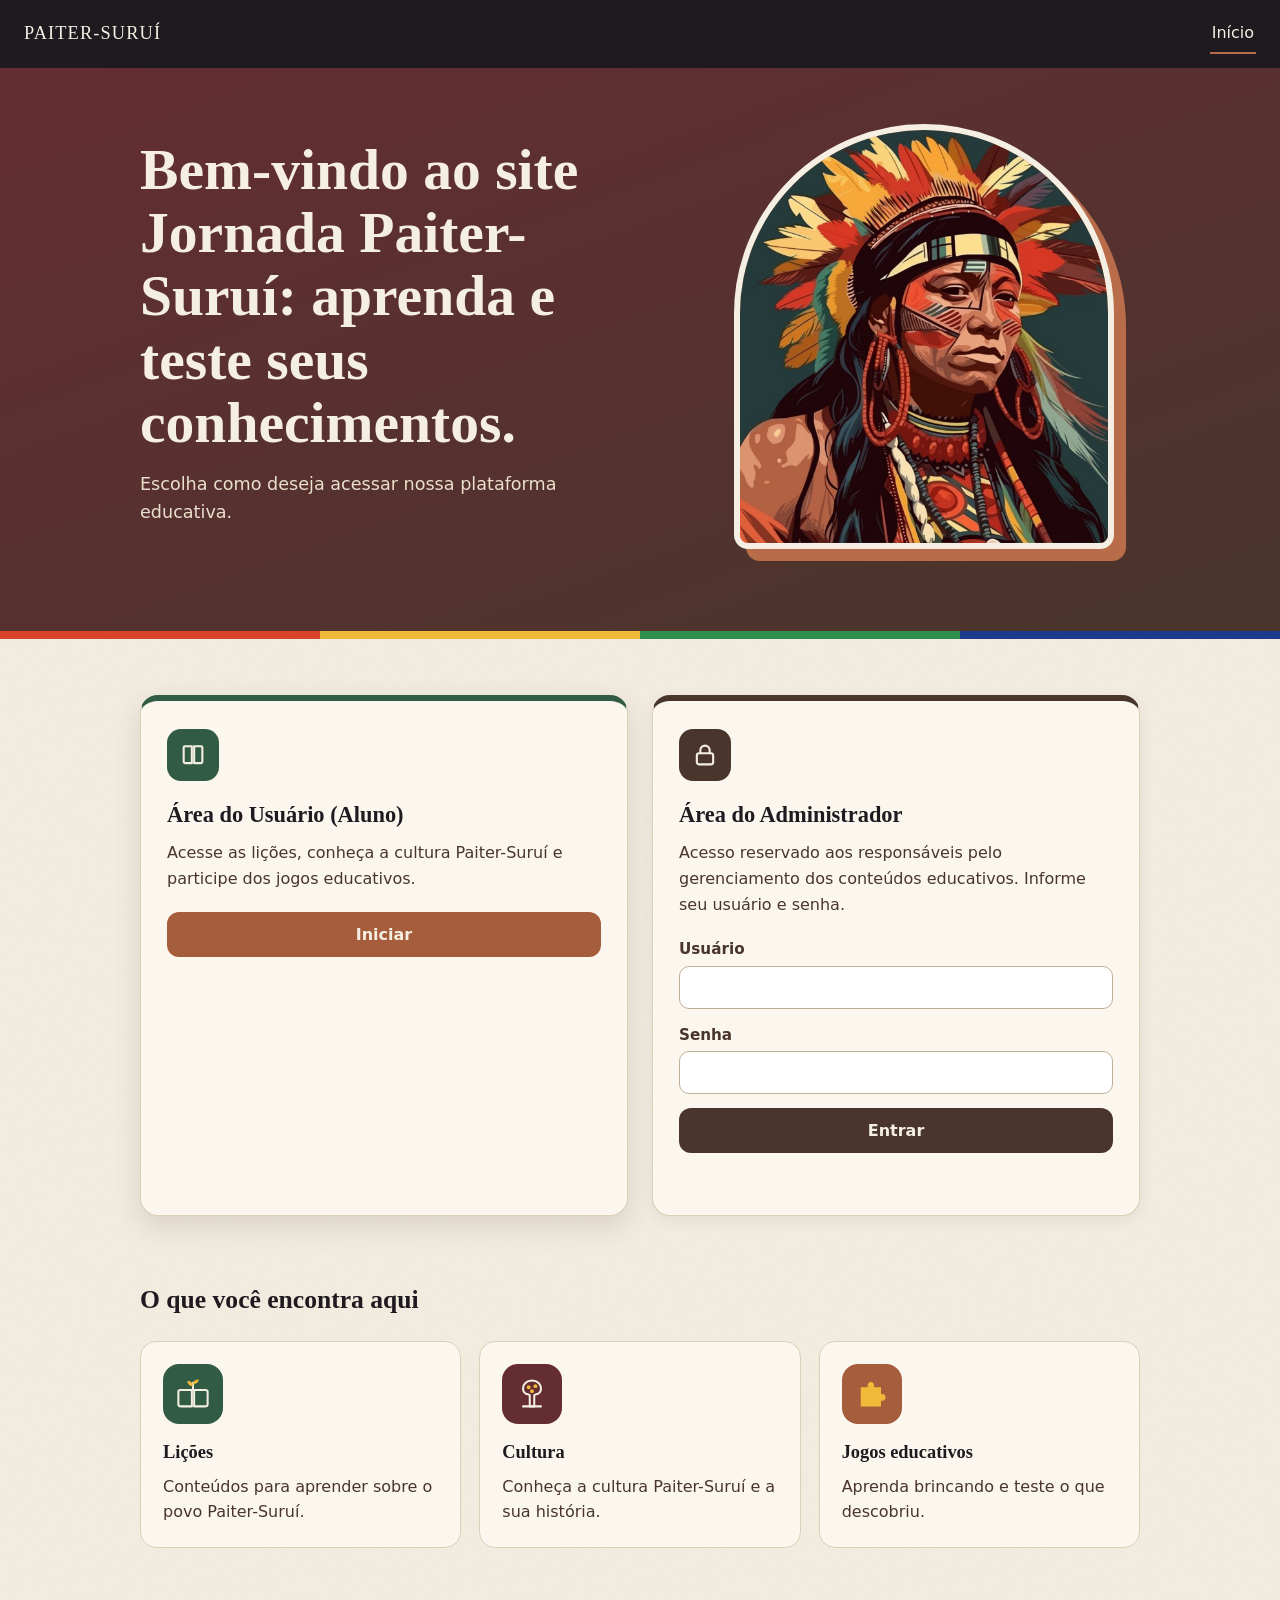
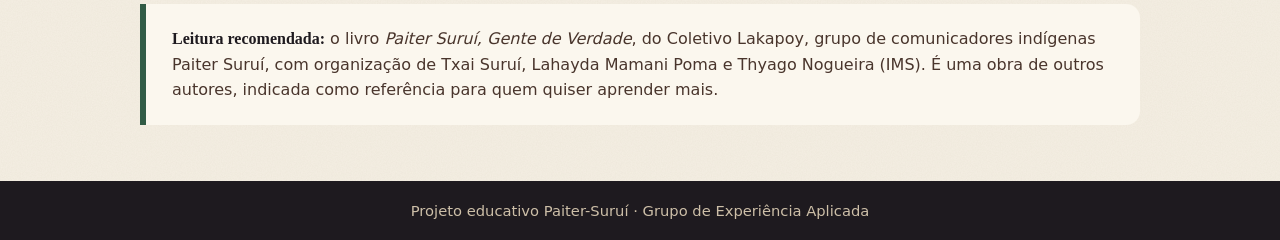
<file: gerenciar-midias.html>
<!DOCTYPE html>
<html lang="pt-BR">
<head>
    <meta charset="UTF-8">
    <meta name="viewport"
          content="width=device-width, initial-scale=1.0">

    <title>Gerenciar Mídias | Paiter-Suruí</title>
    <link rel="stylesheet" href="css/style.css">
</head>

<body hidden>

<header class="cabecalho">
    <div class="logo">PAITER-SURUÍ</div>

    <nav class="menu">
        <a href="admin.html">Voltar ao Administrador</a>
    </nav>
</header>

<main class="painel-admin">

    <h1>Gerenciar Imagens e Vídeos</h1>

    <p>
        Consulte os arquivos cadastrados nas lições
        do projeto educativo Paiter-Suruí.
    </p>

    <section class="admin-card">
        <h2>Arquivos cadastrados</h2>

        <div id="lista-midias">
            A listagem de imagens e vídeos
            será implementada na próxima etapa.
        </div>
    </section>

<section class="painel-midias-quiz">
    <h2>🎮 Mídias das perguntas do Quiz</h2>

    <p>
        Imagens e vídeos vinculados às perguntas
        cadastradas no Supabase.
    </p>

    <div id="lista-midias-quiz">
        Aguardando carregamento das mídias do Quiz...
    </div>
</section>

</main>

<footer>
    <p>Projeto Educativo Paiter-Suruí</p>
</footer>

<script src="js/midias-db.js"></script>

<script>
async function mostrarMidias() {
    const lista = document.getElementById("lista-midias");

    lista.textContent = "Carregando arquivos...";

    try {
        const midias = await listarTodasMidias();

        const licoes = JSON.parse(
            localStorage.getItem("licoesPaiterSurui") || "[]"
        );

        lista.replaceChildren();

        if (midias.length === 0) {
            lista.textContent = "Nenhuma imagem ou vídeo cadastrado.";
            return;
        }

        midias.forEach(function(midia) {
            const licao = licoes.find(function(item) {
                return item.id === midia.licaoId;
            });

            const cartao = document.createElement("div");
            cartao.className = "admin-card";
            cartao.style.marginTop = "15px";

            const titulo = document.createElement("h3");
            titulo.textContent = licao
                ? licao.titulo
                : "Lição não encontrada";

            const nome = document.createElement("p");
            nome.textContent = "Arquivo: " + midia.nome;

            const tema = document.createElement("p");
            tema.textContent = "Matéria: " +
                (licao ? licao.tema : "Não identificada");

            const url = URL.createObjectURL(midia.arquivo);
            let visualizacao;

            if (midia.tipo.startsWith("image/")) {
                visualizacao = document.createElement("img");
                visualizacao.alt = midia.nome;
            } else if (midia.tipo.startsWith("video/")) {
                visualizacao = document.createElement("video");
                visualizacao.controls = true;
                visualizacao.preload = "metadata";
            }

            cartao.appendChild(titulo);
            cartao.appendChild(nome);
            cartao.appendChild(tema);

            if (visualizacao) {
                visualizacao.src = url;
                visualizacao.style.maxWidth = "100%";
                visualizacao.style.maxHeight = "300px";
                visualizacao.style.borderRadius = "10px";
                cartao.appendChild(visualizacao);
            } else {
                URL.revokeObjectURL(url);
            }

const botaoExcluir = document.createElement("button");

botaoExcluir.textContent = "🗑️ Excluir arquivo";
botaoExcluir.type = "button";
botaoExcluir.style.display = "block";
botaoExcluir.style.margin = "15px auto";
botaoExcluir.style.padding = "10px 20px";
botaoExcluir.style.backgroundColor = "#B42318";
botaoExcluir.style.color = "white";
botaoExcluir.style.border = "none";
botaoExcluir.style.borderRadius = "8px";
botaoExcluir.style.cursor = "pointer";

botaoExcluir.addEventListener("click", async function() {
    const confirmar = confirm(
        "Deseja realmente excluir este arquivo?\n\n" +
        midia.nome +
        "\n\nEssa ação não poderá ser desfeita."
    );

    if (!confirmar) {
        return;
    }

    botaoExcluir.disabled = true;
    botaoExcluir.textContent = "Excluindo...";

    try {
        await excluirMidiaPorId(midia.id);

        alert("Arquivo excluído com sucesso!");

        URL.revokeObjectURL(url);
        await mostrarMidias();

    } catch (erro) {
        console.error("Erro ao excluir arquivo:", erro);

        alert("Não foi possível excluir o arquivo.");

        botaoExcluir.disabled = false;
        botaoExcluir.textContent = "🗑️ Excluir arquivo";
    }
});

const botaoBaixar = document.createElement("button");

botaoBaixar.textContent = "⬇️ Baixar arquivo";
botaoBaixar.type = "button";
botaoBaixar.style.display = "block";
botaoBaixar.style.margin = "15px auto";
botaoBaixar.style.padding = "10px 20px";
botaoBaixar.style.cursor = "pointer";

botaoBaixar.addEventListener("click", function() {
    const link = document.createElement("a");

    link.href = url;
    link.download = midia.nome || ("midia-" + midia.id);

    document.body.appendChild(link);
    link.click();
    link.remove();
});

cartao.appendChild(botaoBaixar);

cartao.appendChild(botaoExcluir);

            lista.appendChild(cartao);
        });

    } catch (erro) {
        console.error("Erro ao listar mídias:", erro);
        lista.textContent = "Não foi possível carregar os arquivos.";
    }
}

async function mostrarMidiasQuiz() {
    const lista = document.getElementById("lista-midias-quiz");

    if (!lista) return;

    lista.textContent = "Carregando mídias do Quiz...";

    try {
        const resposta = await fetch(
            "https://ykuzxsaasmbfgqddaknr.supabase.co/rest/v1/perguntas_quiz?select=id,pergunta,imagem_url,video_url&order=id.asc",
            {
                headers: {
                    "apikey": "sb_publishable__Xy5k0IfSbmVIu7K2Ni0fg_-gCN59yx"
                }
            }
        );

        if (!resposta.ok) {
            throw new Error("Erro HTTP " + resposta.status);
        }

        const perguntas = await resposta.json();

        lista.replaceChildren();

        let totalMidias = 0;

        perguntas.forEach(function(item) {
            [
                { tipo: "Imagem", url: item.imagem_url },
                { tipo: "Vídeo", url: item.video_url }
            ].forEach(function(midia) {
                if (!midia.url) return;

                totalMidias++;

                const cartao = document.createElement("div");
                cartao.style.margin = "15px 0";
                cartao.style.padding = "15px";
                cartao.style.border = "1px solid #ccc";
                cartao.style.borderRadius = "10px";

                const titulo = document.createElement("h3");
                titulo.textContent = midia.tipo + " | Pergunta " + item.id;

                const descricao = document.createElement("p");
                descricao.textContent = item.pergunta;

                cartao.appendChild(titulo);
                cartao.appendChild(descricao);

                const url = new URL(midia.url);

                if (url.protocol !== "https:") return;

                if (midia.tipo === "Imagem") {
                    const imagem = document.createElement("img");
                    imagem.src = url.href;
                    imagem.alt = "Imagem da pergunta";
                    imagem.style.maxWidth = "100%";
                    imagem.style.maxHeight = "300px";
                    cartao.appendChild(imagem);
                } else {
                    const video = document.createElement("video");
                    video.src = url.href;
                    video.controls = true;
                    video.preload = "metadata";
                    video.style.maxWidth = "100%";
                    video.style.maxHeight = "300px";
                    cartao.appendChild(video);
                }

                lista.appendChild(cartao);
            });
        });

        if (totalMidias === 0) {
            lista.textContent =
                "Nenhuma imagem ou vídeo vinculado às perguntas.";
        }

        console.log("Mídias do Quiz encontradas:", totalMidias);

    } catch (erro) {
        console.error("Erro ao carregar mídias do Quiz:", erro);
        lista.textContent =
            "Não foi possível carregar as mídias do Quiz.";
    }
}

mostrarMidias();
mostrarMidiasQuiz();
</script>
<script src="js/supabase-config.js"></script>
<script src="js/proteger-admin.js"></script>
</body>
</html>
</file>
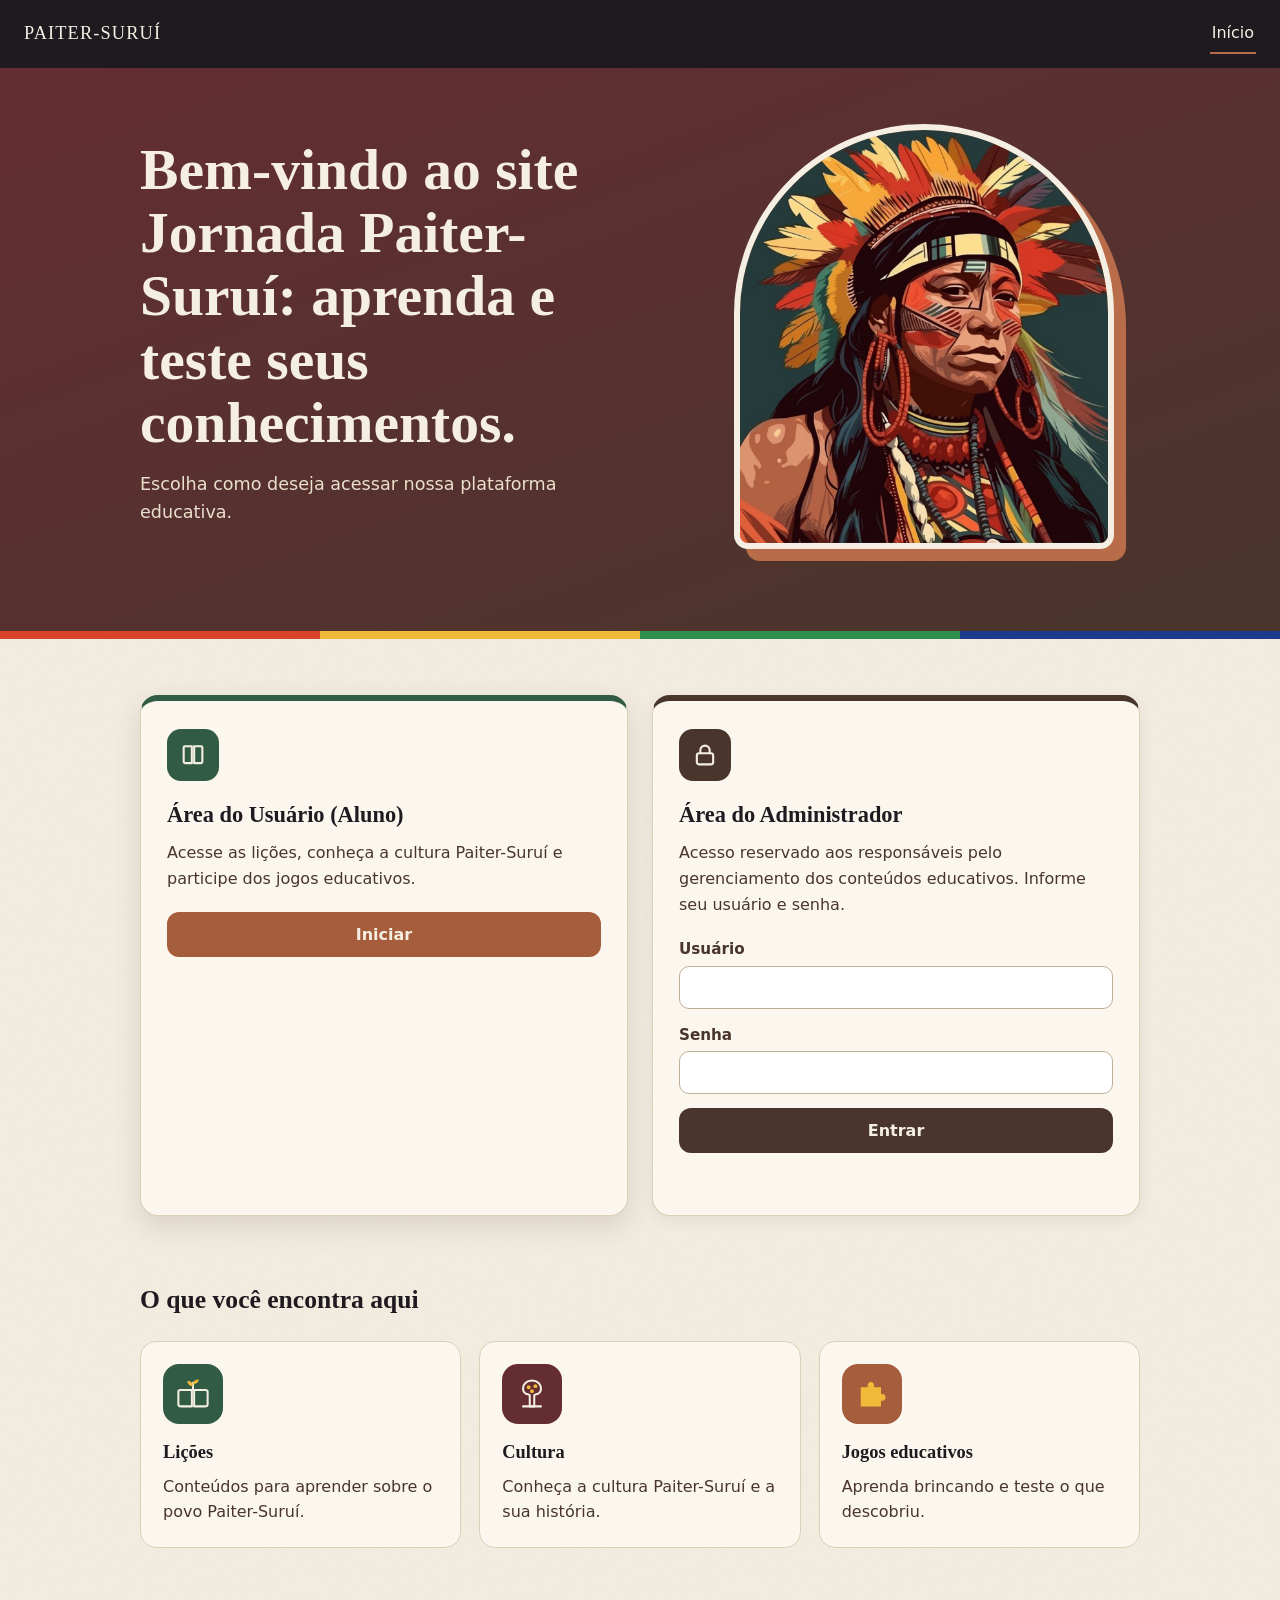
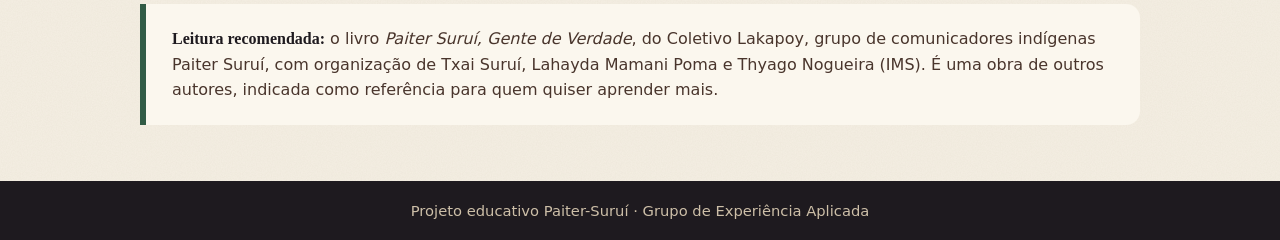
<file: gerenciar-quiz.html>
<!DOCTYPE html>
<html lang="pt-BR">
<head>
    <meta charset="UTF-8">
    <meta name="viewport" content="width=device-width, initial-scale=1.0">
    <title>Gerenciar Quiz | Paiter-Suruí</title>
    <link rel="stylesheet" href="css/style.css">
</head>
<body hidden>

    <header class="cabecalho">
        <div class="logo">PAITER-SURUÍ</div>

        <nav class="menu">
            <a href="admin.html">Voltar ao Administrador</a>
        </nav>
    </header>

    <main class="painel-admin">
        <h1>Gerenciar Quiz</h1>

        <section class="admin-card"
                 style="max-width: 700px; margin: 30px auto;">

            <h2>Cadastrar nova pergunta</h2>

            <form id="form-quiz">

<label for="licao-pergunta">Selecione a lição:</label>
<select id="licao-pergunta" required>
    <option value="">Carregando lições...</option>
</select>

                <label for="pergunta">Pergunta:</label>
                <textarea id="pergunta" rows="3" required></textarea>

<!-- Mídias opcionais da pergunta -->
<label for="imagem-pergunta">Imagem da pergunta (opcional):</label>
<input
    type="file"
    id="imagem-pergunta"
    accept="image/png,image/jpeg,image/webp"
>

<label for="video-pergunta">Vídeo da pergunta (opcional):</label>
<input
    type="file"
    id="video-pergunta"
    accept="video/mp4,video/webm"
>

<p style="font-size: 13px; color: #555;">
    Você pode adicionar uma imagem, um vídeo ou ambos.
</p>

                <label for="alternativa-a">Alternativa A:</label>
                <input type="text" id="alternativa-a" required>

                <label for="alternativa-b">Alternativa B:</label>
                <input type="text" id="alternativa-b" required>

                <label for="alternativa-c">Alternativa C:</label>
                <input type="text" id="alternativa-c" required>

                <label for="alternativa-d">Alternativa D:</label>
                <input type="text" id="alternativa-d" required>

                <label for="correta">Resposta correta:</label>
                <select id="correta" required>
                    <option value="">Selecione a resposta</option>
                    <option value="A">Alternativa A</option>
                    <option value="B">Alternativa B</option>
                    <option value="C">Alternativa C</option>
                    <option value="D">Alternativa D</option>
                </select>

                <button type="submit">Salvar Pergunta</button>

            </form>

            <p id="mensagem-quiz"></p>

<h2>Perguntas cadastradas</h2>
<div id="lista-perguntas"></div>

        </section>
    </main>

    <footer>
        <p>Projeto Educativo Paiter-Suruí</p>
    </footer>

<script src="js/supabase-config.js"></script>
<script>
    const formularioQuiz = document.getElementById("form-quiz");
    const mensagemQuiz = document.getElementById("mensagem-quiz");

async function carregarLicoesQuiz() {
    const seletor = document.getElementById("licao-pergunta");

    seletor.innerHTML = '<option value="">Carregando lições...</option>';

    try {
        const resposta = await fetch(
            SUPABASE_URL + "/rest/v1/licoes?select=id,titulo,tema&order=titulo.asc",
            {
                headers: {
                    "apikey": SUPABASE_PUBLISHABLE_KEY
                }
            }
        );

        if (!resposta.ok) {
            throw new Error("Erro HTTP " + resposta.status);
        }

        const licoes = await resposta.json();

        seletor.innerHTML = '<option value="">Selecione uma lição</option>';

        licoes.forEach(function(licao) {
            const opcao = document.createElement("option");
            opcao.value = licao.id;
            opcao.textContent = licao.titulo + " (" + licao.tema + ")";
            seletor.appendChild(opcao);
        });

        console.log("Lições carregadas:", licoes.length);

    } catch (erro) {
        console.error("Erro ao carregar lições:", erro);
        seletor.innerHTML =
            '<option value="">Erro ao carregar lições</option>';
    }
}


carregarLicoesQuiz().then(function() {
    mostrarPerguntas();
}).catch(function(erro) {
    console.error("Erro ao carregar lições:", erro);
});

    let idPerguntaEditando = null;

function obterTokenAdminQuiz() {
    try {
        const sessao = JSON.parse(
            sessionStorage.getItem("paiterAdminSessao") || "null"
        );

        if (!sessao || !sessao.access_token) {
            throw new Error("Sessão expirada. Faça login novamente.");
        }

        return sessao.access_token;
    } catch (erro) {
        throw new Error("Sessão administrativa inválida. Faça login novamente.");
    }
}

async function salvarPerguntaSupabase(dadosPergunta) {
    const token = obterTokenAdminQuiz();

    const resposta = await fetch(
        SUPABASE_URL + "/rest/v1/perguntas_quiz",
        {
            method: "POST",
            headers: {
                "apikey": SUPABASE_PUBLISHABLE_KEY,
                "Authorization": "Bearer " + token,
                "Content-Type": "application/json",
                "Prefer": "return=representation"
            },
            body: JSON.stringify(dadosPergunta)
        }
    );

    if (!resposta.ok) {
        const detalhes = await resposta.text();
        throw new Error(
            "Erro ao salvar pergunta: " +
            resposta.status + " - " + detalhes
        );
    }

    const resultado = await resposta.json();
    return resultado[0];
}

   
formularioQuiz.addEventListener("submit", async function(evento) {

        evento.preventDefault();

const licaoId = document.getElementById("licao-pergunta").value;

if (!licaoId) {
    mensagemQuiz.textContent =
        "Selecione uma lição antes de salvar a pergunta.";
    mensagemQuiz.style.color = "red";
    return;
}

        const pergunta = document.getElementById("pergunta").value.trim();
        const alternativaA = document.getElementById("alternativa-a").value.trim();
        const alternativaB = document.getElementById("alternativa-b").value.trim();
        const alternativaC = document.getElementById("alternativa-c").value.trim();
        const alternativaD = document.getElementById("alternativa-d").value.trim();
        const correta = document.getElementById("correta").value;

        if (!pergunta || !alternativaA || !alternativaB ||
            !alternativaC || !alternativaD || !correta) {
            mensagemQuiz.textContent = "Preencha todos os campos.";
            return;
        }


const campoImagem = document.getElementById("imagem-pergunta");
const campoVideo = document.getElementById("video-pergunta");

const arquivoImagem = campoImagem.files[0] || null;
const arquivoVideo = campoVideo.files[0] || null;

const dadosPergunta = {
    licao_id: Number(licaoId),
    pergunta: pergunta,
    alternativa_a: alternativaA,
    alternativa_b: alternativaB,
    alternativa_c: alternativaC,
    alternativa_d: alternativaD,
    correta: correta
};

const botaoSalvar = formularioQuiz.querySelector(
    'button[type="submit"]'
);

try {

if (idPerguntaEditando !== null) {
    const perguntaAtualizada = await atualizarPerguntaSupabase(
        idPerguntaEditando,
        dadosPergunta
    );

    mensagemQuiz.textContent =
        "Pergunta atualizada com sucesso no Supabase!";
    mensagemQuiz.style.color = "#18583C";

    console.log("Pergunta atualizada:", perguntaAtualizada);

    idPerguntaEditando = null;
    formularioQuiz.reset();

    const botaoAtualizar = formularioQuiz.querySelector(
        'button[type="submit"]'
    );

    if (botaoAtualizar) {
        botaoAtualizar.textContent = "Salvar Pergunta";
    }
    return;
}


    if (botaoSalvar) {
        botaoSalvar.disabled = true;
    }

    
let imagemUrl = null;
let videoUrl = null;

if (arquivoImagem) {
    imagemUrl = await enviarMidiaQuiz(
        arquivoImagem,
        "imagem"
    );
}

if (arquivoVideo) {
    videoUrl = await enviarMidiaQuiz(
        arquivoVideo,
        "video"
    );
}

dadosPergunta.imagem_url = imagemUrl;
dadosPergunta.video_url = videoUrl;

const resultado = await salvarPerguntaSupabase(
    dadosPergunta
);


    mensagemQuiz.textContent =
        "Pergunta cadastrada com sucesso no Supabase!";
    mensagemQuiz.style.color = "#18583C";

    console.log("Pergunta cadastrada:", resultado);

    formularioQuiz.reset();
    idPerguntaEditando = null;

} catch (erro) {
    console.error("Erro ao salvar pergunta:", erro);

    mensagemQuiz.textContent = erro.message;
    mensagemQuiz.style.color = "red";

} finally {
    if (botaoSalvar) {
        botaoSalvar.disabled = false;
    }
}
});


async function buscarPerguntasSupabase() {
    const token = obterTokenAdminQuiz();

    const resposta = await fetch(
        SUPABASE_URL +
        "/rest/v1/perguntas_quiz?select=*&order=created_at.desc",
        {
            method: "GET",
            headers: {
                "apikey": SUPABASE_PUBLISHABLE_KEY,
                "Authorization": "Bearer " + token
            }
        }
    );

    if (!resposta.ok) {
        const detalhes = await resposta.text();

        throw new Error(
            "Erro ao consultar perguntas: " +
            resposta.status + " - " + detalhes
        );
    }

    return await resposta.json();
}


async function mostrarPerguntas() {
    const lista = document.getElementById("lista-perguntas");

    lista.textContent = "Carregando perguntas...";

    try {
        const perguntas = await buscarPerguntasSupabase();

        lista.innerHTML = "";

        if (perguntas.length === 0) {
            lista.textContent = "Nenhuma pergunta cadastrada.";
            return;
        }

        const seletorLicoes = document.getElementById("licao-pergunta");

        perguntas.forEach(function(item) {
            const cartao = document.createElement("div");
            cartao.className = "admin-card";
            cartao.style.marginTop = "20px";

            const titulo = document.createElement("h3");
            titulo.textContent = item.pergunta;
            cartao.appendChild(titulo);

if (item.imagem_url) {
    const imagem = document.createElement("img");

    imagem.src = item.imagem_url;
    imagem.alt = "Imagem da pergunta: " + item.pergunta;
    imagem.loading = "lazy";

    imagem.style.display = "block";
    imagem.style.maxWidth = "100%";
    imagem.style.maxHeight = "350px";
    imagem.style.objectFit = "contain";
    imagem.style.borderRadius = "10px";
    imagem.style.margin = "15px auto";

    imagem.onerror = function() {
        console.error(
            "Não foi possível carregar a imagem:",
            item.imagem_url
        );
        imagem.alt = "Imagem indisponível";
    };

    cartao.appendChild(imagem);
}

if (item.video_url) {
    const video = document.createElement("video");

    video.src = item.video_url;
    video.controls = true;
    video.preload = "metadata";
    video.playsInline = true;

    video.style.display = "block";
    video.style.width = "100%";
    video.style.maxWidth = "500px";
    video.style.maxHeight = "350px";
    video.style.margin = "15px auto";
    video.style.borderRadius = "10px";

    video.onerror = function() {
        console.error(
            "Erro ao carregar vídeo:",
            item.video_url
        );
    };

    cartao.appendChild(video);
}

            const informacaoLicao = document.createElement("p");

            const opcaoLicao = Array.from(
                seletorLicoes.options
            ).find(function(opcao) {
                return opcao.value === String(item.licao_id);
            });

            informacaoLicao.textContent =
                "Lição: " +
                (opcaoLicao ? opcaoLicao.textContent : item.licao_id);

            cartao.appendChild(informacaoLicao);

            ["A", "B", "C", "D"].forEach(function(letra) {
                const alternativa = document.createElement("p");

                alternativa.textContent =
                    letra + ") " +
                    item["alternativa_" + letra.toLowerCase()];

                cartao.appendChild(alternativa);
            });

            const resposta = document.createElement("p");
            resposta.textContent =
                "Resposta correta: " + item.correta;

            resposta.style.color = "#18583C";
            resposta.style.fontWeight = "bold";
            cartao.appendChild(resposta);

            const botaoEditar = document.createElement("button");
            botaoEditar.type = "button";
            botaoEditar.textContent = "Editar Pergunta";
           
botaoEditar.disabled = false;
botaoEditar.title = "Editar esta pergunta";

botaoEditar.addEventListener("click", function() {
    idPerguntaEditando = item.id;

    document.getElementById("licao-pergunta").value =
        String(item.licao_id);

    document.getElementById("pergunta").value =
        item.pergunta;

    document.getElementById("alternativa-a").value =
        item.alternativa_a;

    document.getElementById("alternativa-b").value =
        item.alternativa_b;

    document.getElementById("alternativa-c").value =
        item.alternativa_c;

    document.getElementById("alternativa-d").value =
        item.alternativa_d;

    document.getElementById("correta").value =
        item.correta;

    const botaoSalvar = formularioQuiz.querySelector(
        'button[type="submit"]'
    );

    if (botaoSalvar) {
        botaoSalvar.textContent = "Atualizar Pergunta";
    }

    mensagemQuiz.textContent =
        "Pergunta carregada para edição. Confira os dados.";
    mensagemQuiz.style.color = "#18583C";

    formularioQuiz.scrollIntoView({
        behavior: "smooth"
    });
});


            const botaoExcluir = document.createElement("button");
            botaoExcluir.type = "button";
            botaoExcluir.textContent = "Excluir Pergunta";
           
botaoExcluir.disabled = false;
botaoExcluir.title = "Excluir esta pergunta";

botaoExcluir.addEventListener("click", async function() {
    const confirmar = confirm(
        "ATENÇÃO!\n\n" +
        "Deseja realmente excluir esta pergunta?\n\n" +
        item.pergunta +
        "\n\nEsta ação não poderá ser desfeita."
    );

    if (!confirmar) {
        return;
    }

    botaoExcluir.disabled = true;
    botaoExcluir.textContent = "Excluindo...";

    try {
        await excluirPerguntaSupabase(item.id);

        mensagemQuiz.textContent =
            "Pergunta excluída com sucesso do Supabase!";
        mensagemQuiz.style.color = "#18583C";

        if (idPerguntaEditando === item.id) {
            idPerguntaEditando = null;
            formularioQuiz.reset();

            const botaoSalvar = formularioQuiz.querySelector(
                'button[type="submit"]'
            );

            if (botaoSalvar) {
                botaoSalvar.textContent = "Salvar Pergunta";
            }
        }

        await mostrarPerguntas();

    } catch (erro) {
        console.error("Erro ao excluir pergunta:", erro);

        mensagemQuiz.textContent = erro.message;
        mensagemQuiz.style.color = "red";

        botaoExcluir.disabled = false;
        botaoExcluir.textContent = "Excluir Pergunta";
    }
});

            cartao.appendChild(botaoEditar);
            cartao.appendChild(botaoExcluir);

            lista.appendChild(cartao);
        });

        console.log(
            "Perguntas carregadas do Supabase:",
            perguntas.length
        );

    } catch (erro) {
        console.error("Erro ao listar perguntas:", erro);
        lista.textContent =
            "Não foi possível carregar as perguntas: " + erro.message;
    }
}

async function atualizarPerguntaSupabase(id, dadosPergunta) {
    const token = obterTokenAdminQuiz();

    const resposta = await fetch(
        SUPABASE_URL +
        "/rest/v1/perguntas_quiz?id=eq." +
        encodeURIComponent(id),
        {
            method: "PATCH",
            headers: {
                "apikey": SUPABASE_PUBLISHABLE_KEY,
                "Authorization": "Bearer " + token,
                "Content-Type": "application/json",
                "Prefer": "return=representation"
            },
            body: JSON.stringify(dadosPergunta)
        }
    );

    if (!resposta.ok) {
        const detalhes = await resposta.text();

        throw new Error(
            "Erro ao atualizar pergunta: " +
            resposta.status + " - " + detalhes
        );
    }

    const resultado = await resposta.json();

    if (!Array.isArray(resultado) || resultado.length !== 1) {
        throw new Error(
            "A atualização não foi confirmada. Verifique as permissões."
        );
    }

    return resultado[0];
}

async function excluirPerguntaSupabase(id) {
    const token = obterTokenAdminQuiz();

    const resposta = await fetch(
        SUPABASE_URL +
        "/rest/v1/perguntas_quiz?id=eq." +
        encodeURIComponent(id),
        {
            method: "DELETE",
            headers: {
                "apikey": SUPABASE_PUBLISHABLE_KEY,
                "Authorization": "Bearer " + token,
                "Prefer": "return=representation"
            }
        }
    );

    if (!resposta.ok) {
        const detalhes = await resposta.text();

        throw new Error(
            "Erro ao excluir pergunta: " +
            resposta.status + " - " + detalhes
        );
    }

    const resultado = await resposta.json();

    if (!Array.isArray(resultado) || resultado.length !== 1) {
        throw new Error(
            "A exclusão não foi confirmada pelo Supabase."
        );
    }

    return resultado[0];
}

async function enviarMidiaQuiz(arquivo, tipo) {
    if (!arquivo) {
        return null;
    }

    const tiposPermitidos = {
        imagem: [
            "image/png",
            "image/jpeg",
            "image/webp"
        ],
        video: [
            "video/mp4",
            "video/webm"
        ]
    };

    if (!tiposPermitidos[tipo] ||
        !tiposPermitidos[tipo].includes(arquivo.type)) {
        throw new Error("Formato de arquivo não permitido.");
    }

    const limiteMB = tipo === "imagem" ? 5 : 50;

    if (arquivo.size > limiteMB * 1024 * 1024) {
        throw new Error(
            "O arquivo ultrapassa o limite de " +
            limiteMB + " MB."
        );
    }

    const extensoes = {
        "image/png": "png",
        "image/jpeg": "jpg",
        "image/webp": "webp",
        "video/mp4": "mp4",
        "video/webm": "webm"
    };

    const nomeArquivo =
        tipo + "/" +
        crypto.randomUUID() + "." +
        extensoes[arquivo.type];

    const token = obterTokenAdminQuiz();

    const resposta = await fetch(
        SUPABASE_URL +
        "/storage/v1/object/midias-quiz/" +
        nomeArquivo,
        {
            method: "POST",
            headers: {
                "apikey": SUPABASE_PUBLISHABLE_KEY,
                "Authorization": "Bearer " + token,
                "Content-Type": arquivo.type,
                "x-upsert": "false"
            },
            body: arquivo
        }
    );

    if (!resposta.ok) {
        const detalhes = await resposta.text();

        throw new Error(
            "Erro ao enviar mídia: " +
            resposta.status + " - " + detalhes
        );
    }

    return SUPABASE_URL +
        "/storage/v1/object/public/midias-quiz/" +
        nomeArquivo;
}
mostrarPerguntas();
</script>

<script src="js/proteger-admin.js"></script>

</body>
</html>
</file>
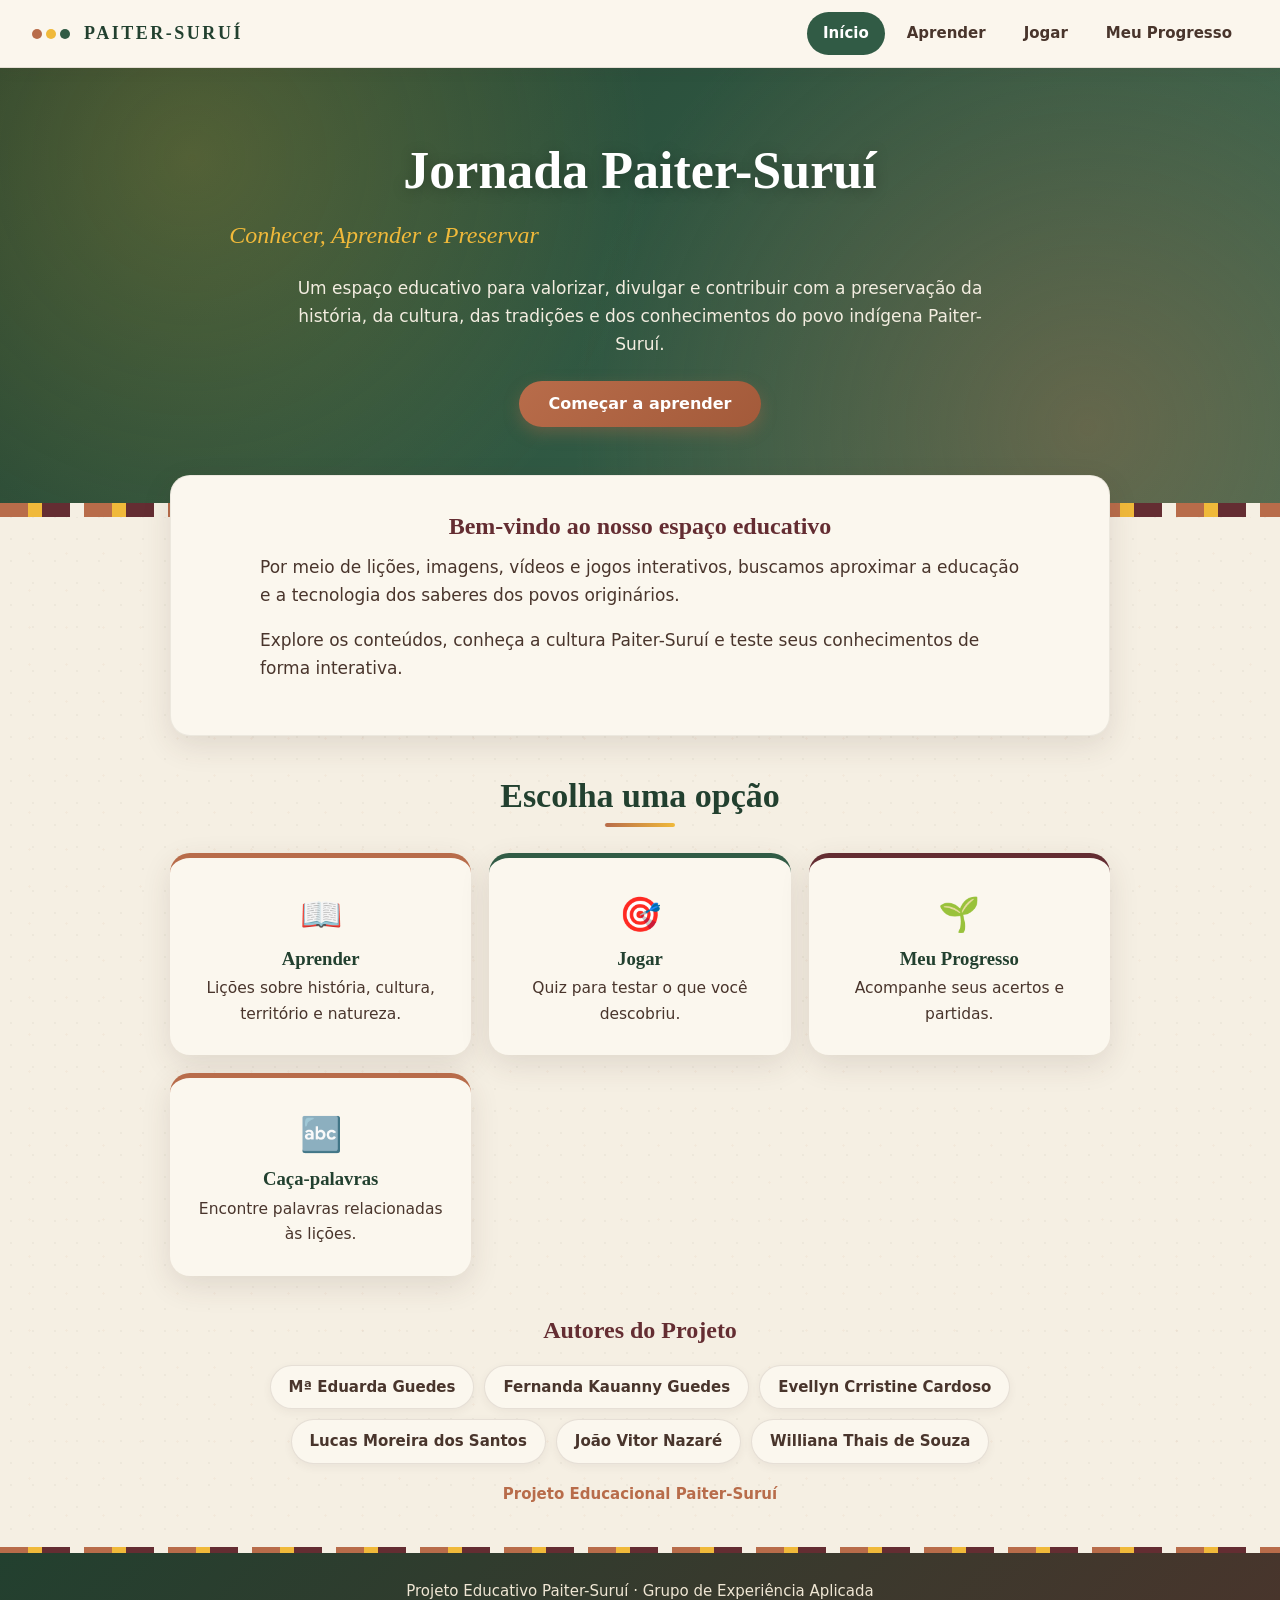
<file: inicio.html>
<!DOCTYPE html>
<html lang="pt-BR">
<head>
    <meta charset="UTF-8">
    <meta name="viewport" content="width=device-width, initial-scale=1.0">
    <title>Jornada Paiter-Suruí: aprenda e teste seus conhecimentos</title>
    <meta name="description" content="Site educacional com lições e quizzes sobre a história, cultura, tradições, território e conhecimentos do povo Paiter-Suruí.">
    <meta name="theme-color" content="#315B45">
    <link rel="icon" href="data:image/svg+xml,%3Csvg xmlns='http://www.w3.org/2000/svg' viewBox='0 0 32 32'%3E%3Crect width='32' height='32' rx='8' fill='%23315B45'/%3E%3Cpath d='M16 26V12M16 17C11 17 9 14 9 9C14 9 16 12 16 17zM16 20C21 20 23 17 23 12C18 12 16 15 16 20z' fill='%23F0B93A' stroke='%23F0B93A' stroke-width='1.5' stroke-linejoin='round'/%3E%3C/svg%3E">
    <link rel="stylesheet" href="css/style.css">
</head>
<body>
<header class="cabecalho">
    <div class="logo">PAITER-SURUÍ</div>
    <nav class="menu">
        <a href="inicio.html" class="ativo">Início</a>
        <a href="aprender.html">Aprender</a>
        <a href="jogar.html">Jogar</a>
        <a href="progresso.html">Meu Progresso</a>
    </nav>
</header>
<main>
    <section class="hero">
        <h1>Jornada Paiter-Suruí</h1>
        <p class="sub">Conhecer, Aprender e Preservar</p>
        <p>Um espaço educativo para valorizar, divulgar e contribuir com a preservação da história, da cultura, das tradições e dos conhecimentos do povo indígena Paiter-Suruí.</p>
        <a href="aprender.html" class="botao-inicio">Começar a aprender</a>
    </section>

    <section class="secao">
        <div class="cartao-texto">
            <h2>Bem-vindo ao nosso espaço educativo</h2>
            <p>Por meio de lições, imagens, vídeos e jogos interativos, buscamos aproximar a educação e a tecnologia dos saberes dos povos originários.</p>
            <p>Explore os conteúdos, conheça a cultura Paiter-Suruí e teste seus conhecimentos de forma interativa.</p>
        </div>
    </section>

    <section class="secao">
        <h2 class="titulo-secao">Escolha uma opção</h2>
        <div class="linha-titulo"></div>
    </section>
    <div class="pilares">
        <a class="pilar" href="aprender.html"><span class="icone">📖</span><h3>Aprender</h3><p>Lições sobre história, cultura, território e natureza.</p></a>
        <a class="pilar" href="jogar.html"><span class="icone">🎯</span><h3>Jogar</h3><p>Quiz para testar o que você descobriu.</p></a>
        <a class="pilar" href="progresso.html"><span class="icone">🌱</span><h3>Meu Progresso</h3><p>Acompanhe seus acertos e partidas.</p></a>
        <a class="pilar" href="caca-palavras.html"><span class="icone">🔤</span><h3>Caça-palavras</h3><p>Encontre palavras relacionadas às lições.</p></a>
    </div>

    <section class="autores">
        <h2>Autores do Projeto</h2>
        <ul>
            <li>Mª Eduarda Guedes</li>
            <li>Fernanda Kauanny Guedes</li>
            <li>Evellyn Crristine Cardoso</li>
            <li>Lucas Moreira dos Santos</li>
            <li>João Vitor Nazaré</li>
            <li>Williana Thais de Souza</li>
        </ul>
        <p>Projeto Educacional Paiter-Suruí</p>
    </section>
</main>
<footer><p>Projeto Educativo Paiter-Suruí · Grupo de Experiência Aplicada</p></footer>
</body>
</html>
</file>
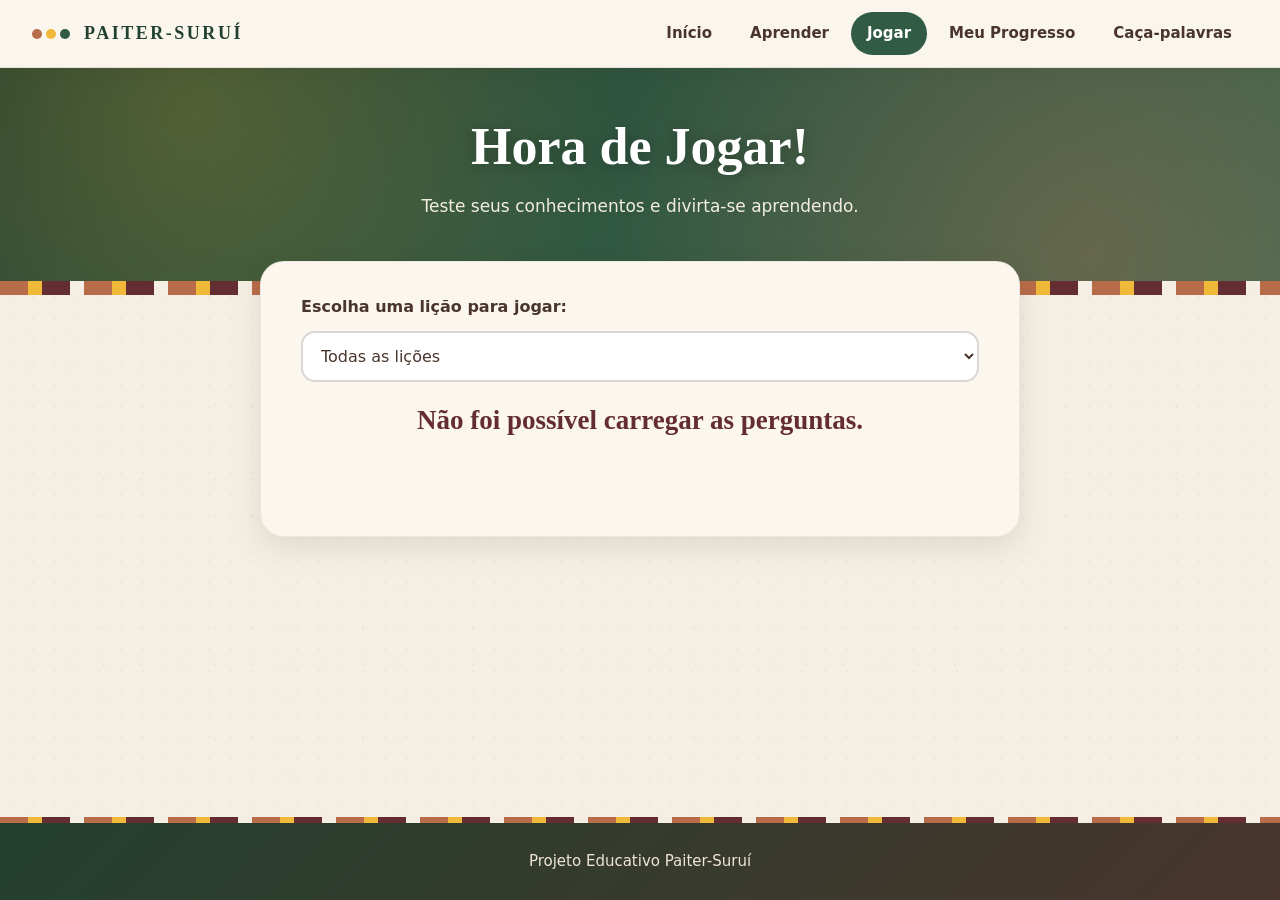
<file: jogar.html>
<!DOCTYPE html>
<html lang="pt-BR">
<head>
    <meta charset="UTF-8">
    <meta name="viewport" content="width=device-width, initial-scale=1.0">
    <title>Jogar | Paiter-Suruí</title>
    <meta name="theme-color" content="#315B45">
    <link rel="stylesheet" href="css/style.css">
</head>

<body>

    <header class="cabecalho">
    <div class="logo">PAITER-SURUÍ</div>
    <nav class="menu">
        <a href="inicio.html">Início</a>
        <a href="aprender.html">Aprender</a>
        <a href="jogar.html" class="ativo">Jogar</a>
        <a href="progresso.html">Meu Progresso</a>
        <a href="caca-palavras.html">Caça-palavras</a>
    </nav>
</header>

    <main>
        <section class="apresentacao">
            <h1>Hora de Jogar!</h1>
            <p>Teste seus conhecimentos e divirta-se aprendendo.</p>
        </section>

        <section class="area-jogo">

<div id="selecao-licao-jogo" style="margin-bottom:22px;text-align:left">
    <label for="licao-jogo">
        <strong>Escolha uma lição para jogar:</strong>
    </label>

    <select
        id="licao-jogo"
    >
        <option value="">Todas as lições</option>
    </select>
</div>

            <p id="contador-jogo"></p>

            <h2 id="pergunta-jogo">
                Carregando pergunta...
            </h2>

<div id="midia-pergunta-jogo"></div>

            <div id="alternativas-jogo"></div>

            <p id="resultado-jogo" aria-live="polite"></p>

            <button id="proxima-pergunta" type="button">
                Próxima Pergunta
            </button>
        </section>
    </main>

    <footer>
        <p>Projeto Educativo Paiter-Suruí</p>
    </footer>

    
<script src="js/supabase-config.js"></script>

<script>
    let perguntas = [];

let todasPerguntas = [];

async function carregarLicoesJogo() {
    const seletor = document.getElementById("licao-jogo");

    try {
        const resposta = await fetch(
            SUPABASE_URL + "/rest/v1/licoes?select=id,titulo&order=titulo.asc",
            {
                headers: {
                    "apikey": SUPABASE_PUBLISHABLE_KEY
                }
            }
        );

        if (!resposta.ok) {
            throw new Error("Erro HTTP " + resposta.status);
        }

        const licoes = await resposta.json();

        seletor.innerHTML = "";

        const opcaoTodas = document.createElement("option");
        opcaoTodas.value = "";
        opcaoTodas.textContent = "Todas as lições";
        seletor.appendChild(opcaoTodas);

        licoes.forEach(function(licao) {
            const opcao = document.createElement("option");

            opcao.value = String(licao.id);
            opcao.textContent = licao.titulo;

            seletor.appendChild(opcao);
        });

        console.log("Lições carregadas no jogo:", licoes.length);

    } catch (erro) {
        console.error("Erro ao carregar lições:", erro);
    }
}

async function carregarPerguntasJogo() {
    try {
        const resposta = await fetch(
            SUPABASE_URL + "/rest/v1/perguntas_quiz?select=*&order=id.asc",
            {
                headers: {
                    "apikey": SUPABASE_PUBLISHABLE_KEY
                }
            }
        );

        if (!resposta.ok) {
            throw new Error(
                "Erro HTTP " + resposta.status
            );
        }

        const dados = await resposta.json();

      todasPerguntas = dados.map(function(item) {
            return {
                id: item.id,
                licao_id: item.licao_id,
                pergunta: item.pergunta,
                alternativas: {
                    A: item.alternativa_a,
                    B: item.alternativa_b,
                    C: item.alternativa_c,
                    D: item.alternativa_d
                },
                correta: item.correta,
                imagem_url: item.imagem_url,
                video_url: item.video_url
            };
        });

perguntas = [...todasPerguntas];

for (let i = perguntas.length - 1; i > 0; i--) {
    const j = Math.floor(Math.random() * (i + 1));

    [perguntas[i], perguntas[j]] =
        [perguntas[j], perguntas[i]];
}
        console.log(
            "Perguntas carregadas do Supabase:",
            perguntas.length
        );

        indiceAtual = 0;
        pontuacao = 0;

 
if (perguntas.length === 0) {
    perguntaJogo.textContent = "Nenhuma pergunta cadastrada ainda.";
    contadorJogo.textContent = "";
} else {
    mostrarPergunta();
}

    } catch (erro) {
        console.error(
            "Erro ao carregar perguntas:",
            erro
        );

        perguntaJogo.textContent =
            "Não foi possível carregar as perguntas.";
    }
}


        let indiceAtual = 0;
        let pontuacao = 0;

        const perguntaJogo =
            document.getElementById("pergunta-jogo");

        const alternativasJogo =
            document.getElementById("alternativas-jogo");

        const resultadoJogo =
            document.getElementById("resultado-jogo");

        const botaoProxima =
            document.getElementById("proxima-pergunta");

        const contadorJogo =
            document.getElementById("contador-jogo");

        function mostrarPergunta() {
            if (indiceAtual >= perguntas.length) {

const historico = JSON.parse(
    localStorage.getItem("progressoPaiterSurui") || "[]"
);

historico.push({
    data: new Date().toLocaleString("pt-BR"),
    acertos: pontuacao,
    total: perguntas.length
});

localStorage.setItem(
    "progressoPaiterSurui",
    JSON.stringify(historico)
);

                perguntaJogo.textContent = "Jogo finalizado!";

                contadorJogo.textContent = "";

                alternativasJogo.innerHTML = "";

                resultadoJogo.textContent =
                    "Você acertou " + pontuacao +
                    " de " + perguntas.length + " perguntas!";

                botaoProxima.style.display = "none";

const botaoReiniciar = document.createElement("button");
botaoReiniciar.type = "button";
botaoReiniciar.textContent = "JOGAR NOVAMENTE";
botaoReiniciar.style.marginTop = "20px";


botaoReiniciar.addEventListener("click", function() {
    for (let i = perguntas.length - 1; i > 0; i--) {
        const j = Math.floor(Math.random() * (i + 1));

        [perguntas[i], perguntas[j]] =
            [perguntas[j], perguntas[i]];
    }

    indiceAtual = 0;
    pontuacao = 0;

    mostrarPergunta();
});


alternativasJogo.appendChild(botaoReiniciar);

                return;
            }

            const atual = perguntas[indiceAtual];

            perguntaJogo.textContent = atual.pergunta;

const areaMidia = document.getElementById("midia-pergunta-jogo");

areaMidia.innerHTML = "";

if (atual.imagem_url) {
    const imagem = document.createElement("img");

    imagem.src = atual.imagem_url;
    imagem.alt = "Imagem da pergunta";
    imagem.loading = "lazy";

    imagem.style.width = "100%";
    imagem.style.maxWidth = "500px";
    imagem.style.maxHeight = "350px";
    imagem.style.objectFit = "contain";
    imagem.style.margin = "15px auto";
    imagem.style.borderRadius = "10px";
    imagem.style.display = "block";

    areaMidia.appendChild(imagem);
}

if (atual.video_url) {
    const video = document.createElement("video");

    video.src = atual.video_url;
    video.controls = true;
    video.preload = "metadata";
    video.playsInline = true;

    video.style.width = "100%";
    video.style.maxWidth = "500px";
    video.style.maxHeight = "350px";
    video.style.margin = "15px auto";
    video.style.borderRadius = "10px";
    video.style.display = "block";

    areaMidia.appendChild(video);
}

            contadorJogo.textContent =
                "Pergunta " + (indiceAtual + 1) +
                " de " + perguntas.length;

            alternativasJogo.innerHTML = "";
            resultadoJogo.textContent = "";
            botaoProxima.style.display = "none";

            
const alternativasEmbaralhadas = ["A", "B", "C", "D"].map(function(letra) {
    return {
        texto: atual.alternativas[letra],
        correta: letra === atual.correta
    };
});

for (let i = alternativasEmbaralhadas.length - 1; i > 0; i--) {
    const j = Math.floor(Math.random() * (i + 1));

    [alternativasEmbaralhadas[i], alternativasEmbaralhadas[j]] =
        [alternativasEmbaralhadas[j], alternativasEmbaralhadas[i]];
}

atual.alternativasExibidas = alternativasEmbaralhadas;

alternativasEmbaralhadas.forEach(function(alternativa, indice) {
    const botao = document.createElement("button");
    const letraExibida = ["A", "B", "C", "D"][indice];

    botao.type = "button";
    botao.className = "alternativa-jogo";
    botao.textContent = letraExibida + ") " + alternativa.texto;

    botao.addEventListener("click", function() {
        verificarResposta(letraExibida);
    });

    alternativasJogo.appendChild(botao);
});

        }

 
function verificarResposta(resposta) {
    const atual = perguntas[indiceAtual];
    const alternativas = atual.alternativasExibidas;

    const letras = ["A", "B", "C", "D"];
    const indiceResposta = letras.indexOf(resposta);

    if (!alternativas || indiceResposta === -1) {
        console.error("Alternativas inválidas.");
        return;
    }

    const alternativaEscolhida = alternativas[indiceResposta];

    const botoes = alternativasJogo.querySelectorAll(
        ".alternativa-jogo"
    );

    botoes.forEach(function(botao, indice) {
        botao.disabled = true;

        if (alternativas[indice].correta) {
            botao.style.backgroundColor = "#18583C";
            botao.style.color = "#FFFFFF";
            botao.style.borderColor = "#18583C";
        } else if (indice === indiceResposta) {
            botao.style.backgroundColor = "#A52A2A";
            botao.style.color = "#FFFFFF";
            botao.style.borderColor = "#A52A2A";
        }
    });

    if (alternativaEscolhida.correta) {
        pontuacao++;

        resultadoJogo.textContent =
            "Parabéns! Resposta correta!";

        resultadoJogo.style.color = "#18583C";
    } else {
        const indiceCorreto = alternativas.findIndex(
            function(alternativa) {
                return alternativa.correta;
            }
        );

        resultadoJogo.textContent =
            "Resposta incorreta. A correta é " +
            letras[indiceCorreto] + ".";

        resultadoJogo.style.color = "#632629";
    }

    botaoProxima.textContent =
        indiceAtual === perguntas.length - 1
            ? "Ver Resultado"
            : "Próxima Pergunta";

    botaoProxima.style.display = "inline-block";
}

        botaoProxima.addEventListener("click", function() {
            indiceAtual++;
            mostrarPergunta();
        });

document.getElementById("licao-jogo").addEventListener(
    "change",
    function() {
        const licaoSelecionada = this.value;

        if (licaoSelecionada === "") {
            perguntas = [...todasPerguntas];
        } else {
            perguntas = todasPerguntas.filter(function(item) {
                return String(item.licao_id) === licaoSelecionada;
            });
        }

        for (let i = perguntas.length - 1; i > 0; i--) {
            const j = Math.floor(Math.random() * (i + 1));

            [perguntas[i], perguntas[j]] =
                [perguntas[j], perguntas[i]];
        }

        indiceAtual = 0;
        pontuacao = 0;

        const areaMidia = document.getElementById(
            "midia-pergunta-jogo"
        );

        areaMidia.innerHTML = "";
        alternativasJogo.innerHTML = "";
        resultadoJogo.textContent = "";
        botaoProxima.style.display = "none";

        if (perguntas.length === 0) {
            perguntaJogo.textContent =
                "Esta lição ainda não possui perguntas cadastradas.";

            contadorJogo.textContent = "";
        } else {
            mostrarPergunta();
        }
    }
);

async function selecionarLicaoPeloLink() {
    const parametros = new URLSearchParams(window.location.search);
    const licaoId = parametros.get("licao");

    if (!licaoId) {
        return;
    }

    const seletor = document.getElementById("licao-jogo");

    // Aguarda o carregamento das lições e perguntas.
    await Promise.all([
        carregarLicoesJogo(),
        carregarPerguntasJogo()
    ]);

    const opcaoExiste = Array.from(seletor.options).some(
        function(opcao) {
            return opcao.value === licaoId;
        }
    );

    if (opcaoExiste) {
        seletor.value = licaoId;
        seletor.dispatchEvent(new Event("change"));
    }
}


async function iniciarQuiz() {
    try {
        await selecionarLicaoPeloLink();

        const parametros = new URLSearchParams(window.location.search);

        if (!parametros.get("licao")) {
            await carregarLicoesJogo();
            await carregarPerguntasJogo();
        }
    } catch (erro) {
        console.error("Erro ao iniciar quiz:", erro);
    }
}

iniciarQuiz();


    </script>

</body>
</html>
</file>
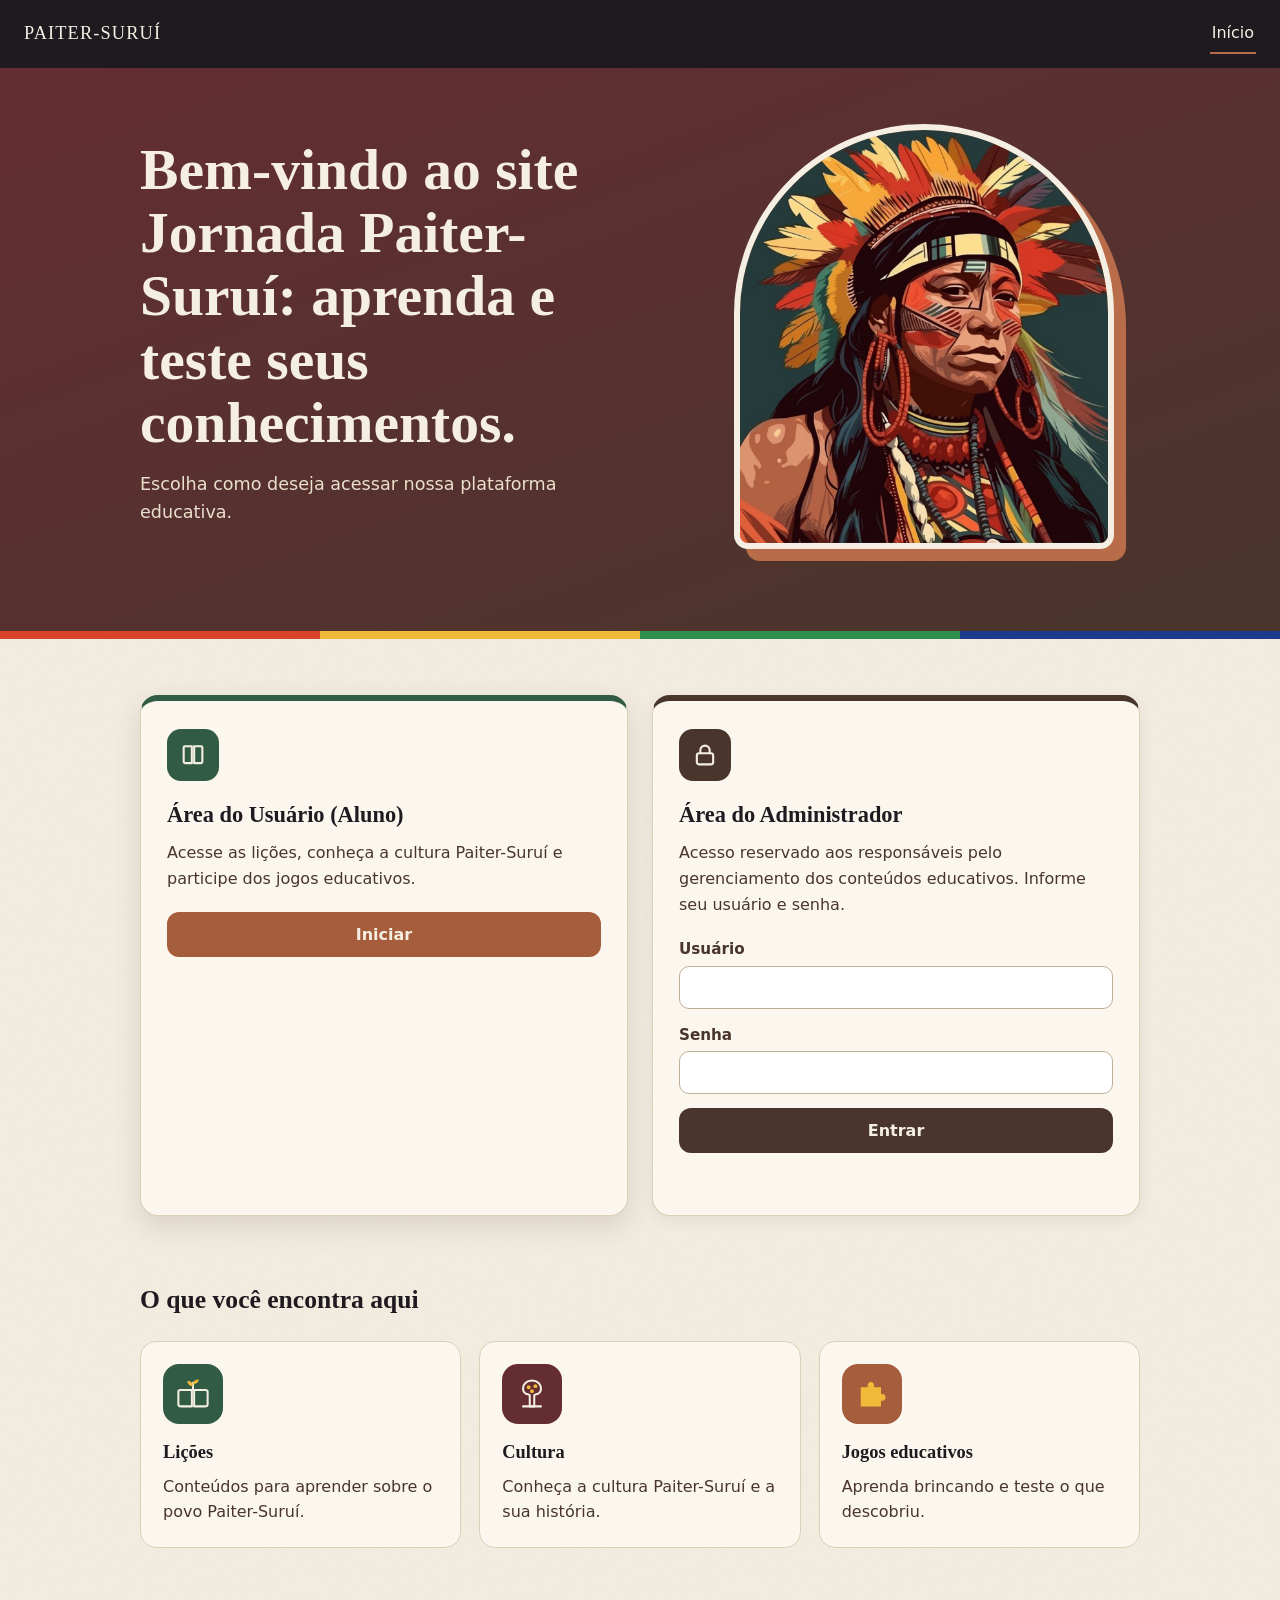
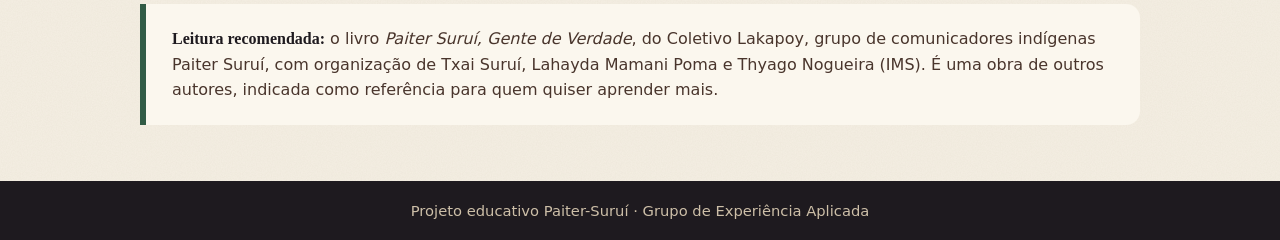
<file: login.html>
<!DOCTYPE html>
<html lang="pt-BR">
<head>
<meta charset="UTF-8">
<meta name="viewport" content="width=device-width, initial-scale=1.0">
<link rel="icon" href="data:image/svg+xml,%3Csvg xmlns='http://www.w3.org/2000/svg' viewBox='0 0 32 32'%3E%3Crect width='32' height='32' rx='8' fill='%23315B45'/%3E%3Cpath d='M16 26V12M16 17C11 17 9 14 9 9C14 9 16 12 16 17zM16 20C21 20 23 17 23 12C18 12 16 15 16 20z' fill='%23F0B93A' stroke='%23F0B93A' stroke-width='1.5' stroke-linejoin='round'/%3E%3C/svg%3E">
<title>Login Administrativo | Jornada Paiter-Suruí</title>
<style>
  :root {
    --creme:#F5EFE3; --verde:#315B45; --terracota:#B86C4A; --botao:#A65D3C;
    --marrom:#49352C; --vinho:#642D32; --tinta:#1E1A1F;
    --serif:Georgia,"Times New Roman",serif;
    --sans:"Segoe UI",system-ui,-apple-system,Roboto,Arial,sans-serif;
  }
  *{box-sizing:border-box;margin:0}
  body{
    font-family:var(--sans);color:var(--marrom);line-height:1.6;min-height:100vh;
    display:flex;flex-direction:column;background-color:var(--creme);
    background-image:url("data:image/svg+xml;utf8,<svg xmlns='http://www.w3.org/2000/svg' width='220' height='220'><filter id='n'><feTurbulence type='fractalNoise' baseFrequency='0.8' numOctaves='2' stitchTiles='stitch'/><feColorMatrix values='0 0 0 0 0.29  0 0 0 0 0.21  0 0 0 0 0.17  0 0 0 0.07 0'/></filter><rect width='100%' height='100%' filter='url(%23n)'/></svg>");
  }
  .topo{display:flex;justify-content:space-between;align-items:center;padding:14px 24px;padding-top:max(14px,env(safe-area-inset-top,0px));background:var(--tinta);color:var(--creme)}
  .topo .marca{font-family:var(--serif);font-size:1.15rem;letter-spacing:.06em}
  .topo a{color:var(--creme);text-decoration:none;padding:6px 2px;border-bottom:2px solid var(--terracota)}

  .capa{background:linear-gradient(160deg,var(--vinho),var(--marrom));color:var(--creme);padding:56px 24px 64px}
  .capa .miolo{width:min(1000px,100%);margin:0 auto;display:grid;grid-template-columns:1.1fr .9fr;gap:40px;align-items:center}
  .capa h1{font-family:var(--serif);font-size:clamp(2.2rem,6vw,3.6rem);line-height:1.1;margin-bottom:16px}
  .capa p{font-size:1.1rem;color:#EADFCB;max-width:44ch;margin-bottom:26px}
  .quadro{margin:0;justify-self:center;width:min(100%,380px)}
  .quadro img.arte{aspect-ratio:380/425;object-fit:cover;object-position:center top}
  .quadro .arte{display:block;width:100%;height:auto;overflow:hidden;border:6px solid var(--creme);border-radius:190px 190px 14px 14px;box-shadow:12px 12px 0 var(--terracota);background:#DE9366}
  .quadro figcaption{margin-top:18px;font-size:.85rem;color:#CDBFA8;text-align:center}
  .faixa{height:8px;background:linear-gradient(90deg,#D9432B 0 25%,#F0B93A 25% 50%,#2F8F4E 50% 75%,#1B3C8C 75%)}

  .botao{display:inline-block;text-align:center;cursor:pointer;font:600 1rem var(--sans);color:var(--creme);text-decoration:none;background:var(--botao);border:0;border-radius:12px;padding:13px 22px}
  .botao:hover{background:#8F4E2F}

  main{width:min(1000px,100% - 32px);margin:0 auto}
  section.bloco{padding:56px 0 8px}
  h2{font-family:var(--serif);font-size:1.6rem;color:var(--tinta);margin-bottom:20px}
  .trio{display:grid;grid-template-columns:repeat(3,1fr);gap:18px}
  .item{padding:22px;border-radius:16px;background:#FBF7EE;border:1px solid #DCCFB8}
  .item h3{font-family:var(--serif);font-size:1.15rem;color:var(--tinta);margin:14px 0 6px}
  .ico{width:60px;height:60px;border-radius:16px;display:grid;place-items:center}
  .ico svg{width:36px;height:36px;fill:none;stroke:var(--creme);stroke-width:1.8;stroke-linecap:round;stroke-linejoin:round}
  .i1{background:var(--verde)}.i2{background:var(--vinho)}.i3{background:var(--botao)}

  .cartoes{display:grid;grid-template-columns:1fr 1fr;gap:24px}
  .cartao{background:#FBF7EE;border-radius:18px;padding:28px 26px 30px;border:1px solid #DCCFB8;box-shadow:0 10px 28px rgba(73,53,44,.14)}
  .cartao.aluno{border-top:6px solid var(--verde)}
  .cartao.admin{border-top:6px solid var(--marrom);box-shadow:0 4px 14px rgba(73,53,44,.08)}
  .icone{width:52px;height:52px;border-radius:14px;display:grid;place-items:center;margin-bottom:16px}
  .aluno .icone{background:var(--verde)}.admin .icone{background:var(--marrom)}
  .icone svg{width:28px;height:28px;stroke:var(--creme);fill:none;stroke-width:1.8;stroke-linecap:round;stroke-linejoin:round}
  .cartao h3{font-family:var(--serif);font-size:1.4rem;margin-bottom:8px;color:var(--tinta)}
  .cartao p{margin-bottom:20px}
  .cartao .botao{width:100%}
  .admin .botao{background:var(--marrom)}.admin .botao:hover{background:var(--tinta)}
  label{display:block;font-weight:600;font-size:.95rem;margin-bottom:4px}
  input{width:100%;font:1rem var(--sans);color:var(--tinta);background:#fff;border:1.5px solid #BFAF98;border-radius:10px;padding:11px 12px;margin-bottom:14px}
  :focus-visible{outline:3px solid var(--terracota);outline-offset:2px}
  #aviso{min-height:1.4em;margin:12px 0 0!important;font-size:.92rem;color:var(--vinho)}

  .leitura{margin:48px 0 56px;padding:22px 26px;border-left:6px solid var(--verde);background:#FBF7EE;border-radius:0 14px 14px 0}
  .leitura p+p{margin-top:10px}
  .leitura strong{font-family:var(--serif);color:var(--tinta)}

  footer{background:var(--tinta);color:#CDBFA8;text-align:center;padding:18px 16px;padding-bottom:max(18px,env(safe-area-inset-bottom,0px));font-size:.92rem}
  @media(max-width:760px){
    .capa .miolo{grid-template-columns:1fr;gap:32px}
    .trio,.cartoes{grid-template-columns:1fr}
  }
</style>
</head>
<body>

<header class="topo">
  <span class="marca">PAITER-SURUÍ</span>
  <a href="index.html">Início</a>
</header>

<section class="capa">
  <div class="miolo">
    <div>
      <h1>Bem-vindo ao site Jornada Paiter-Suruí: aprenda e teste seus conhecimentos.</h1>
      <p>Escolha como deseja acessar nossa plataforma educativa.</p>
    </div>
    <figure class="quadro">
      <img class="arte" src="[data-uri]" alt="Ilustração de uma pessoa indígena com cocar de penas coloridas e pintura facial vermelha e preta" width="640" height="640">

      <figcaption><!-- escreva aqui o crédito da imagem --></figcaption>
    </figure>
  </div>
</section>
<div class="faixa" aria-hidden="true"></div>

<main>
  <section class="bloco">
    <div class="cartoes">
      <div class="cartao aluno">
        <div class="icone"><svg viewBox="0 0 24 24" aria-hidden="true"><path d="M4 5.5C4 5 4.5 4.5 5 4.5H11V19H5.5C4.7 19 4 18.4 4 17.5z"/><path d="M20 5.5C20 5 19.5 4.5 19 4.5H13V19H18.5C19.3 19 20 18.4 20 17.5z"/></svg></div>
        <h3>Área do Usuário (Aluno)</h3>
        <p>Acesse as lições, conheça a cultura Paiter-Suruí e participe dos jogos educativos.</p>
        <a class="botao" href="inicio.html">Iniciar</a>
      </div>
      <div class="cartao admin" id="admin">
        <div class="icone"><svg viewBox="0 0 24 24" aria-hidden="true"><rect x="5" y="10.5" width="14" height="9.5" rx="2"/><path d="M8 10.5V8a4 4 0 0 1 8 0v2.5"/></svg></div>
        <h3>Área do Administrador</h3>
        <p>Acesso reservado aos responsáveis pelo gerenciamento dos conteúdos educativos. Informe seu usuário e senha.</p>
        <!-- IDs originais mantidos: form-login, usuario, senha -->
        <form id="form-login" autocomplete="off">
          <label for="usuario">Usuário</label>
          <input id="usuario" name="usuario" type="text" autocomplete="username" required>
          <label for="senha">Senha</label>
          <input id="senha" name="senha" type="password" autocomplete="current-password" required>
          <button class="botao" type="submit">Entrar</button>
          <p id="aviso" role="status"></p>
        </form>
      </div>
    </div>
  </section>

  <section class="bloco">
    <h2>O que você encontra aqui</h2>
    <div class="trio">
      <div class="item"><span class="ico i1"><svg viewBox="0 0 32 32" aria-hidden="true"><path d="M3 14C3 13 4 12.5 5 12.5H15V27H5.5C4 27 3 26.2 3 25z"/><path d="M29 14C29 13 28 12.5 27 12.5H17V27H26.5C28 27 29 26.2 29 25z"/><path d="M16 12V6"/><path d="M16 9C12.5 9 11 7 11 4.5C14 4.5 16 6 16 9z" fill="#F0B93A" stroke="none"/><path d="M16 7C19 7 21 5.5 21 3C18 3 16 4.5 16 7z" fill="#F0B93A" stroke="none"/></svg></span><h3>Lições</h3><p>Conteúdos para aprender sobre o povo Paiter-Suruí.</p></div>
      <div class="item"><span class="ico i2"><svg viewBox="0 0 32 32" aria-hidden="true"><path d="M16 4C11 4 8 7.5 8 11C8 14 10 16 13 16.5C13.5 16.8 14 17 14 17V27H18V17C18 17 18.5 16.8 19 16.5C22 16 24 14 24 11C24 7.5 21 4 16 4z"/><path d="M8 27H24"/><circle cx="13" cy="10" r="1.7" fill="#F0B93A" stroke="none"/><circle cx="19" cy="9" r="1.7" fill="#F0B93A" stroke="none"/><circle cx="16" cy="13.5" r="1.7" fill="#F0B93A" stroke="none"/></svg></span><h3>Cultura</h3><p>Conheça a cultura Paiter-Suruí e a sua história.</p></div>
      <div class="item"><span class="ico i3"><svg viewBox="0 0 32 32" aria-hidden="true"><path d="M6 10H12C12 7 13 5 15 5C17 5 18 7 18 10H24V16C27 16 28 17 28 19C28 21 27 22 24 22V27H6z" fill="#F0B93A" stroke="none"/></svg></span><h3>Jogos educativos</h3><p>Aprenda brincando e teste o que descobriu.</p></div>
    </div>
  </section>

  <aside class="leitura">
    <p><strong>Leitura recomendada:</strong> o livro <em>Paiter Suruí, Gente de Verdade</em>, do Coletivo Lakapoy, grupo de comunicadores indígenas Paiter Suruí, com organização de Txai Suruí, Lahayda Mamani Poma e Thyago Nogueira (IMS). É uma obra de outros autores, indicada como referência para quem quiser aprender mais.</p>
  </aside>
</main>

<footer>Projeto educativo Paiter-Suruí · Grupo de Experiência Aplicada</footer>

<!-- Scripts ORIGINAIS do login, na mesma ordem do login.html atual -->
<script src="js/supabase-config.js"></script>
<script src="js/login-supabase.js"></script>
</body>
</html>
</file>
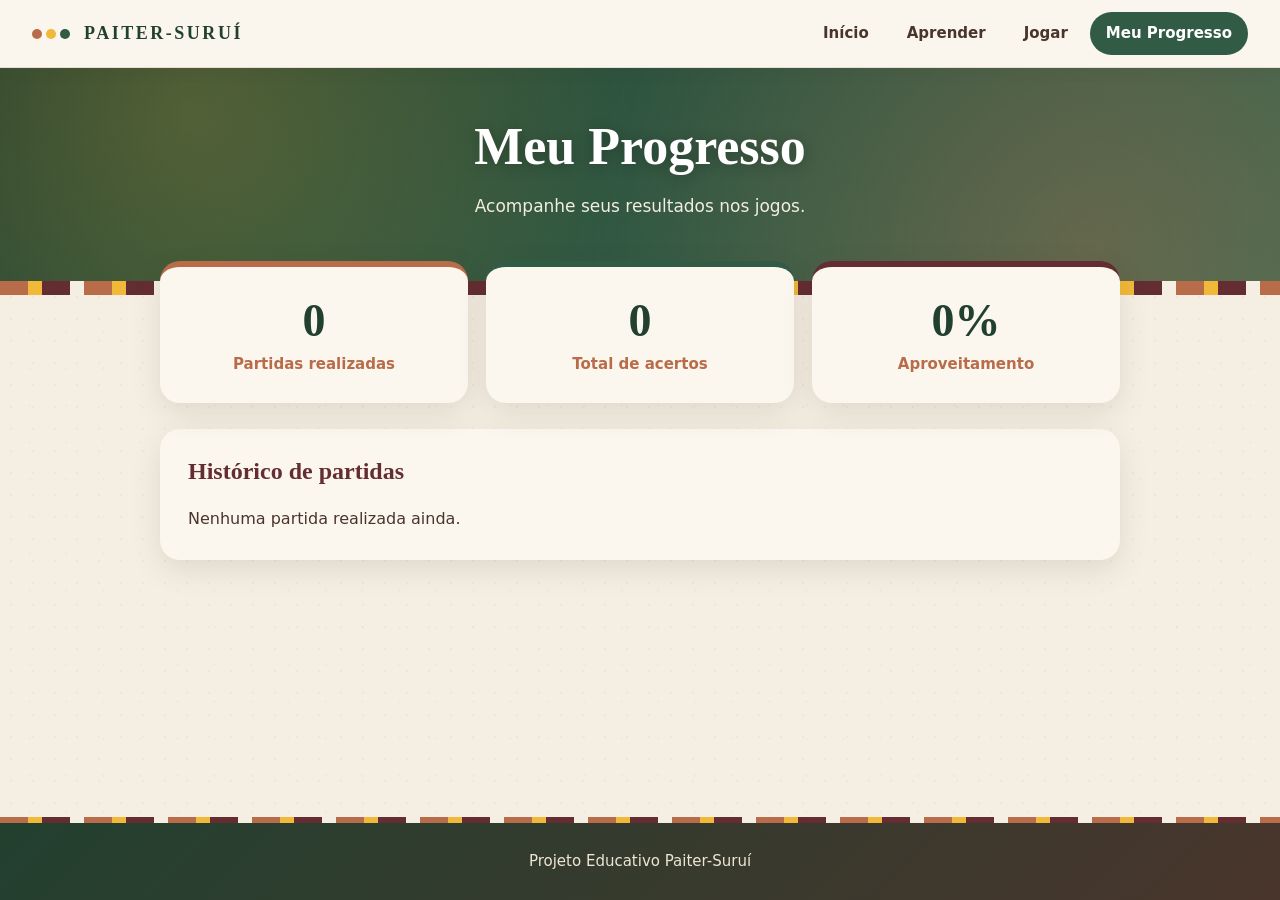
<file: progresso.html>
<!DOCTYPE html>
<html lang="pt-BR">
<head>
    <meta charset="UTF-8">
    <meta name="viewport" content="width=device-width, initial-scale=1.0">
    <title>Meu Progresso | Paiter-Suruí</title>
    <meta name="theme-color" content="#315B45">
    <link rel="stylesheet" href="css/style.css">
</head>
<body>

    <header class="cabecalho">
    <div class="logo">PAITER-SURUÍ</div>
    <nav class="menu">
        <a href="inicio.html">Início</a>
        <a href="aprender.html">Aprender</a>
        <a href="jogar.html">Jogar</a>
        <a href="progresso.html" class="ativo">Meu Progresso</a>
    </nav>
</header>

    <main>
        <section class="apresentacao">
            <h1>Meu Progresso</h1>
            <p>Acompanhe seus resultados nos jogos.</p>
        </section>

        <section class="painel-progresso">

            <div class="resumo-progresso">

                <div class="cartao-progresso">
                    <h2 id="total-partidas">0</h2>
                    <p>Partidas realizadas</p>
                </div>

                <div class="cartao-progresso">
                    <h2 id="total-acertos">0</h2>
                    <p>Total de acertos</p>
                </div>

                <div class="cartao-progresso">
                    <h2 id="aproveitamento">0%</h2>
                    <p>Aproveitamento</p>
                </div>

            </div>

            <div class="historico-progresso">
                <h2>Histórico de partidas</h2>
                <div id="lista-historico"></div>
            </div>

        </section>
    </main>

    <footer>
        <p>Projeto Educativo Paiter-Suruí</p>
    </footer>

    <script>
        const historico = JSON.parse(
            localStorage.getItem("progressoPaiterSurui") || "[]"
        );

        const totalPartidas = historico.length;

        const totalAcertos = historico.reduce(
            (soma, partida) => soma + partida.acertos, 0
        );

        const totalQuestoes = historico.reduce(
            (soma, partida) => soma + partida.total, 0
        );

        const percentual = totalQuestoes > 0
            ? Math.round((totalAcertos / totalQuestoes) * 100)
            : 0;

        document.getElementById("total-partidas").textContent =
            totalPartidas;

        document.getElementById("total-acertos").textContent =
            totalAcertos;

        document.getElementById("aproveitamento").textContent =
            percentual + "%";

        const lista = document.getElementById("lista-historico");

        if (historico.length === 0) {
            lista.textContent = "Nenhuma partida realizada ainda.";
        } else {
            historico.slice().reverse().forEach(function(partida) {
                const item = document.createElement("div");
                item.className = "item-historico";

                const texto = document.createElement("p");
                texto.textContent =
                    partida.data + " | " +
                    partida.acertos + " de " +
                    partida.total + " acertos";

                item.appendChild(texto);
                lista.appendChild(item);
            });
        }
    </script>

</body>
</html>
</file>
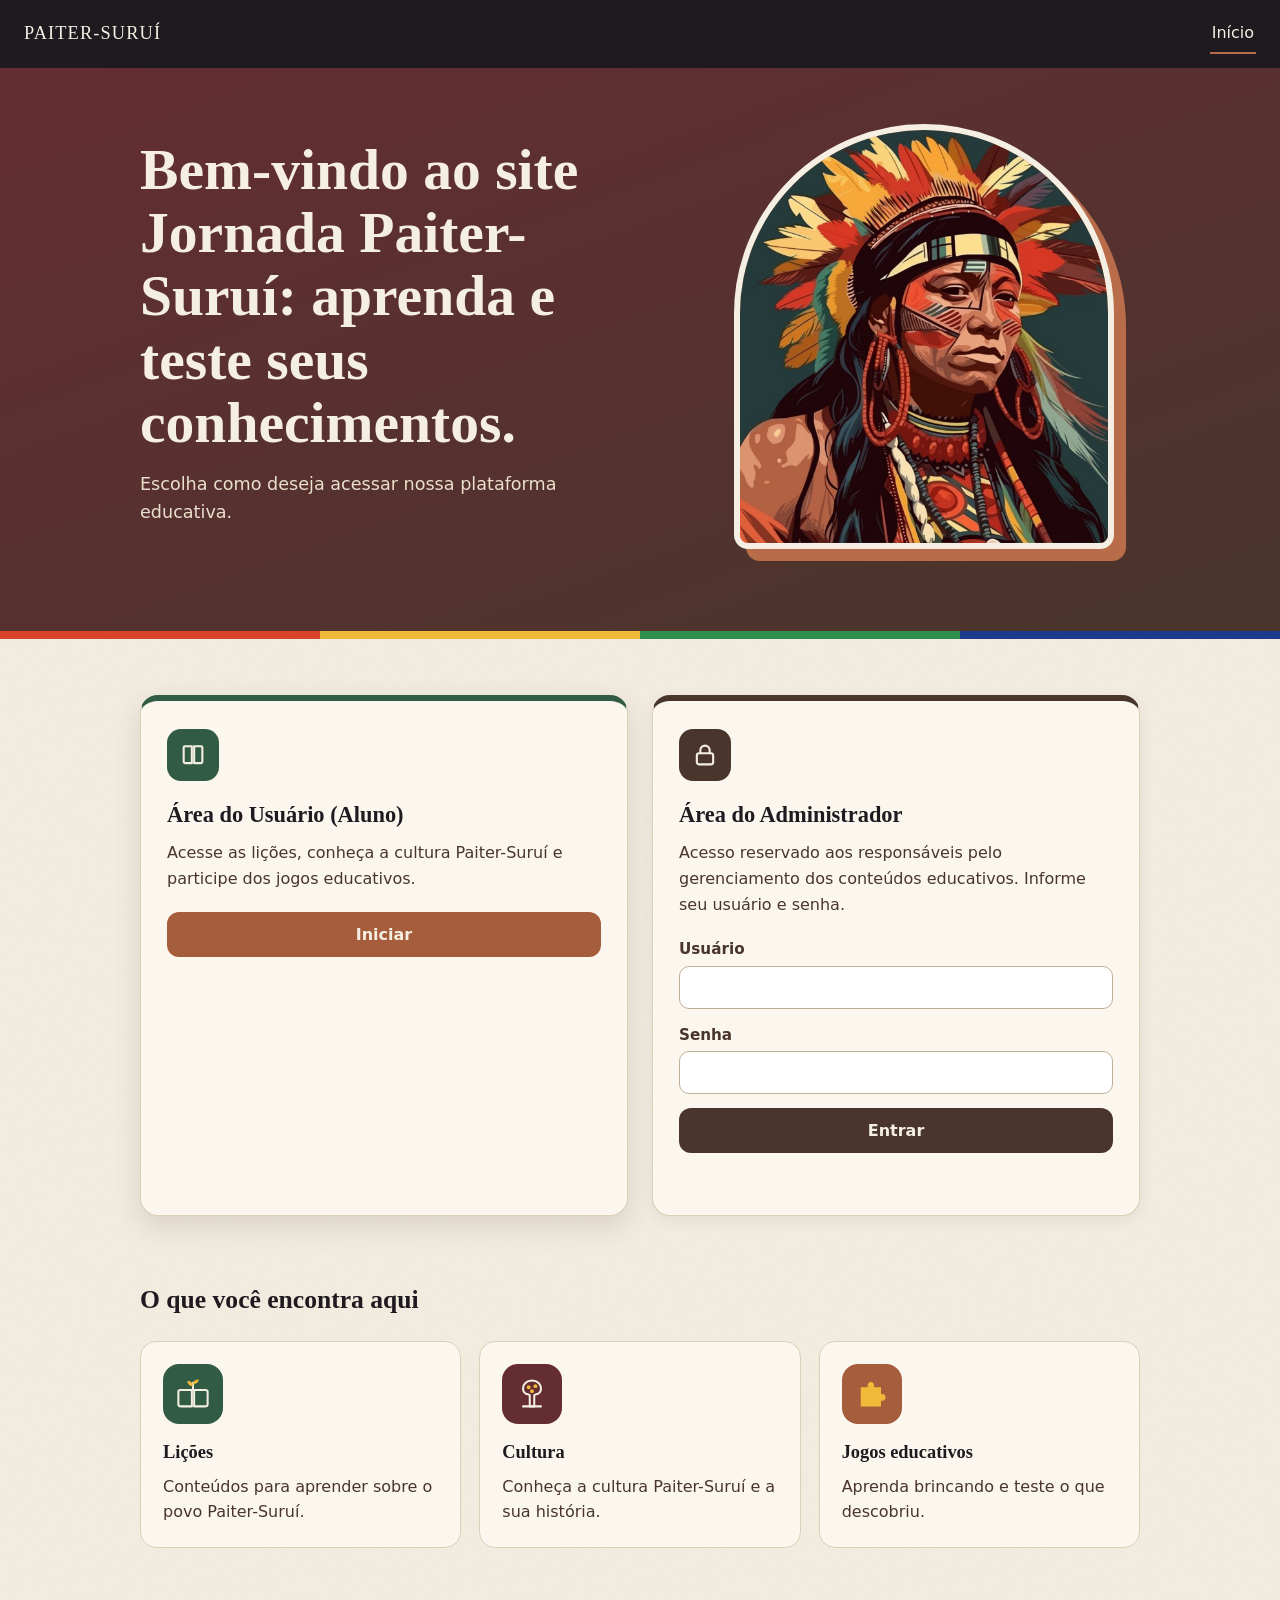
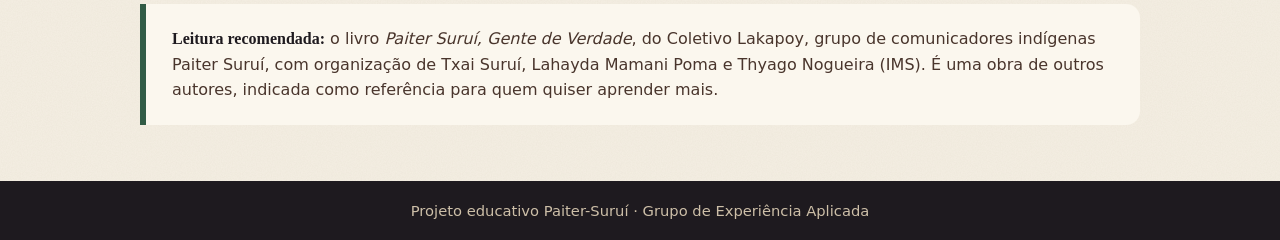
<file: resultados-lab.html>
<!DOCTYPE html><html lang="pt-BR"><head><meta charset="UTF-8"><meta name="viewport" content="width=device-width,initial-scale=1"><title>Resultados dos alunos | Jornada Paiter-Suruí</title><link rel="stylesheet" href="css/style.css"><style>main{max-width:900px;margin:25px auto;padding:16px}.card{background:#fffaf1;border:1px solid #decbb4;border-radius:12px;padding:20px;margin:14px 0}.item{padding:12px;border-bottom:1px solid #ddd}.item button{margin-left:12px}input,textarea{display:block;width:100%;padding:10px;margin:8px 0 14px;border:1px solid #bcae9c;border-radius:6px}textarea{min-height:130px}button{cursor:pointer;padding:9px 12px;border-radius:6px;border:1px solid #8a421f;background:#a54c26;color:white}#grade{display:grid;gap:3px;overflow-x:auto;max-width:100%}#grade button{padding:0;aspect-ratio:1;background:#fff;color:#252018;border:1px solid #a99b85;font-size:13px}#grade button.selecionado{background:#f6c487}#grade button.encontrada{background:#a7d6a8}.palavra{display:inline-block;margin:4px 9px 4px 0;padding:5px 8px;background:#eee4d4;border-radius:7px}.palavra.feito{background:#b4d7af;text-decoration:line-through}.aviso{padding:12px;background:#fff2c9;border-radius:8px}</style></head><body><header class="cabecalho"><div class="logo">PAITER-SURUÍ</div><nav class="menu"><a href="inicio.html">Início</a><a href="aprender.html">Aprender</a><a href="jogar.html">Quiz</a><a href="admin.html">Painel administrativo</a></nav></header><main id="area-administrativa" hidden><h1>Resultados dos alunos</h1><p class="aviso">Visualização local, sem consultar o banco de dados. Os resultados desta página não representam todos os alunos.</p><section class="card"><h2>Progresso registrado neste navegador</h2><div id="dados-progresso"></div></section><script>try{const raw=localStorage.getItem('progressoPaiterSurui');const v=raw?JSON.parse(raw):null;document.getElementById('dados-progresso').textContent=v?JSON.stringify(v,null,2):'Nenhum progresso local encontrado.'}catch{document.getElementById('dados-progresso').textContent='Não foi possível ler os dados locais.'}</script></main><script src="js/caca-lab.js"></script><script src="js/supabase-config.js"></script><script src="js/proteger-admin.js"></script></body></html>
</file>
<file: css/style.css>
/* ===== Jornada Paiter-Suruí — estilo compartilhado ===== */
:root{
  --creme:#F5EFE3; --papel:#FBF7EE; --verde:#315B45; --verde-esc:#22402F;
  --terra:#B86C4A; --marrom:#49352C; --vinho:#642D32; --ouro:#F0B93A;
  --sombra:0 10px 30px rgba(73,53,44,.12); --raio:20px;
}
*{box-sizing:border-box}
html{scroll-behavior:smooth}
body{
  margin:0; color:var(--marrom); text-align:left;
  font-family:"Segoe UI",system-ui,-apple-system,Roboto,Arial,sans-serif;
  line-height:1.65; min-height:100vh; display:flex; flex-direction:column;
  background-color:var(--creme);
  background-image:
    radial-gradient(rgba(73,53,44,.045) 1px,transparent 1.2px),
    radial-gradient(rgba(184,108,74,.05) 1px,transparent 1.2px);
  background-size:22px 22px,37px 37px; background-position:0 0,11px 17px;
}
main{flex:1;width:100%}
h1,h2,h3{font-family:Georgia,"Times New Roman",serif;color:var(--verde-esc);line-height:1.2}
p{font-size:17px;margin:0 0 1em}
a{color:var(--verde)}
:focus-visible{outline:3px solid var(--ouro);outline-offset:3px}

/* ---- Cabeçalho ---- */
.cabecalho{
  position:sticky;top:0;z-index:20;display:flex;align-items:center;
  justify-content:space-between;gap:12px;flex-wrap:wrap;padding:12px 32px;
  background:rgba(251,247,238,.92);backdrop-filter:blur(8px);
  border-bottom:1px solid rgba(73,53,44,.12);
  box-shadow:0 2px 14px rgba(73,53,44,.07);
}
.logo,.cabecalho h1{
  font-family:Georgia,serif;font-weight:700;letter-spacing:.14em;font-size:18px;
  color:var(--verde-esc);background:none;padding:0;margin:0;
}
.logo::before{content:"";display:inline-block;width:10px;height:10px;margin-right:10px;
  border-radius:50%;background:var(--terra);box-shadow:14px 0 0 var(--ouro),28px 0 0 var(--verde);margin-right:42px}
.menu{display:flex;gap:6px;flex-wrap:wrap;justify-content:center}
.menu a{
  text-decoration:none;font-weight:600;font-size:15px;color:var(--marrom);
  padding:9px 16px;border-radius:999px;transition:.25s;
}
.menu a:hover{background:rgba(49,91,69,.1);color:var(--verde-esc)}
.menu a.ativo{background:var(--verde);color:#fff}

/* ---- Hero / apresentação ---- */
.hero,.apresentacao{
  position:relative;overflow:hidden;color:#fff;text-align:center;
  margin:0;padding:72px 24px 84px;
  background:
    radial-gradient(circle at 15% 20%,rgba(240,185,58,.22),transparent 40%),
    radial-gradient(circle at 85% 80%,rgba(184,108,74,.35),transparent 45%),
    linear-gradient(135deg,var(--verde-esc),var(--verde) 60%,#3d6b52);
}
.hero::after,.apresentacao::after{ /* faixa de grafismo geométrico */
  content:"";position:absolute;left:0;right:0;bottom:0;height:14px;
  background:repeating-linear-gradient(90deg,var(--terra) 0 28px,var(--ouro) 28px 42px,var(--vinho) 42px 70px,var(--creme) 70px 84px);
}
.hero h1,.apresentacao h1{
  background:none;color:#fff;margin:0 auto 14px;padding:0;max-width:900px;
  font-size:clamp(30px,5vw,52px);text-shadow:0 2px 14px rgba(0,0,0,.25);
}
.hero .sub{font-family:Georgia,serif;font-style:italic;font-size:clamp(18px,2.6vw,24px);color:var(--ouro);margin:0 0 18px}
.hero p,.apresentacao p{max-width:720px;margin:0 auto 1em;color:#f3ede0}
.apresentacao{padding:48px 24px 58px}

/* ---- Seções ---- */
.secao{max-width:980px;margin:-42px auto 0;padding:0 20px;position:relative;z-index:2}
.secao + .secao{margin-top:40px}
.cartao-texto{
  background:var(--papel);border-radius:var(--raio);padding:36px clamp(20px,5vw,48px);
  box-shadow:var(--sombra);border:1px solid rgba(73,53,44,.08);
}
.cartao-texto h2{margin:0 0 .5em;color:var(--vinho);text-align:center}
.cartao-texto p{max-width:760px;margin-left:auto;margin-right:auto}
.titulo-secao{text-align:center;font-size:clamp(24px,3.5vw,34px);margin:0 0 6px}
.linha-titulo{width:70px;height:4px;margin:0 auto 26px;border-radius:4px;background:linear-gradient(90deg,var(--terra),var(--ouro))}

/* ---- Botões ---- */
button,.botao-inicio,.botao-admin,.tema a{
  display:inline-block;border:0;cursor:pointer;text-decoration:none;
  font:600 16px/1 "Segoe UI",system-ui,sans-serif;color:#fff;
  padding:15px 30px;margin:6px;border-radius:999px;
  background:linear-gradient(135deg,var(--terra),#a35a3a);
  box-shadow:0 6px 16px rgba(184,108,74,.35);transition:.25s;
}
button:hover,.botao-inicio:hover,.botao-admin:hover,.tema a:hover{transform:translateY(-3px);box-shadow:0 10px 22px rgba(184,108,74,.42)}
.botao-inicio:nth-child(2){background:linear-gradient(135deg,var(--verde),var(--verde-esc));box-shadow:0 6px 16px rgba(49,91,69,.35)}
.botao-inicio:nth-child(3){background:linear-gradient(135deg,var(--vinho),#4a1f24);box-shadow:0 6px 16px rgba(100,45,50,.35)}
.opcoes,.opcoes-inicio{text-align:center;margin:34px auto;padding:0 16px}
.opcoes h3,.opcoes-inicio h3{margin-bottom:10px}

/* ---- Cartões de pilares (início) ---- */
.pilares{display:grid;grid-template-columns:repeat(3,1fr);gap:18px;max-width:980px;margin:0 auto;padding:0 20px}
.pilar{background:var(--papel);border-radius:var(--raio);padding:28px 22px;text-align:center;
  box-shadow:var(--sombra);border-top:5px solid var(--terra);transition:.25s;text-decoration:none;color:inherit}
.pilar:nth-child(2){border-top-color:var(--verde)}
.pilar:nth-child(3){border-top-color:var(--vinho)}
.pilar:hover{transform:translateY(-6px)}
.pilar .icone{font-size:34px;display:block;margin-bottom:6px}
.pilar h3{margin:4px 0 6px}
.pilar p{font-size:15.5px;margin:0}

/* ---- Autores ---- */
.autores,.autores-projeto{
  max-width:980px;margin:40px auto;padding:0 20px;text-align:center;background:none;
}
.autores h2,.autores-projeto h2{color:var(--vinho)}
.autores ul,.autores-projeto ul{list-style:none;padding:0;margin:18px 0;display:flex;flex-wrap:wrap;gap:10px;justify-content:center}
.autores li,.autores-projeto li{
  background:var(--papel);border:1px solid rgba(73,53,44,.12);border-radius:999px;
  padding:9px 18px;font-weight:600;font-size:15px;box-shadow:0 3px 10px rgba(73,53,44,.06);margin:0;
}
.autores p,.autores-projeto p{color:var(--terra);font-weight:600;font-size:15px}

/* ---- Aprender ---- */
.temas{display:grid;grid-template-columns:repeat(2,1fr);gap:22px;max-width:980px;margin:-34px auto 0;padding:0 20px;position:relative}
.tema{
  background:var(--papel);border-radius:var(--raio);padding:30px 26px 22px;text-align:center;
  box-shadow:var(--sombra);border:1px solid rgba(73,53,44,.08);border-top:6px solid var(--terra);transition:.25s;
}
.tema:nth-child(2){border-top-color:var(--verde)}
.tema:nth-child(3){border-top-color:var(--vinho)}
.tema:nth-child(4){border-top-color:var(--ouro)}
.tema:hover{transform:translateY(-6px);box-shadow:0 16px 36px rgba(73,53,44,.18)}
.tema h3{margin:0 0 8px;font-size:23px}
.tema p{font-size:16px}
.licoes-publicadas{max-width:980px;margin:44px auto;padding:0 20px}
.licoes-publicadas h2{text-align:center;color:var(--vinho);font-size:30px;margin:0 0 20px}
#lista-licoes-aprender{display:grid;gap:16px}
#lista-licoes-aprender > *,.pasta-assunto{
  background:var(--papel);border-radius:16px;padding:22px 26px;box-shadow:var(--sombra);
  border-left:6px solid var(--verde);border-top:0;
}
#lista-licoes-aprender h3,.pasta-assunto h3{margin:0 0 6px;cursor:pointer;color:var(--verde-esc)}
#lista-licoes-aprender h3:hover,.pasta-assunto h3:hover{color:var(--terra)}
#lista-licoes-aprender img,.painel-midias-quiz img,.admin-card img{max-width:100%;height:auto;border-radius:12px;margin:10px 0}
#lista-licoes-aprender video,#midia-pergunta-jogo video{max-width:100%;border-radius:12px}
#midia-pergunta-jogo img{max-width:100%;max-height:320px;border-radius:12px;margin:8px auto;display:block}

/* ---- Jogar ---- */
.area-jogo{
  max-width:760px;margin:-34px auto 40px;padding:32px clamp(18px,4vw,40px);text-align:center;
  background:var(--papel);border-radius:24px;box-shadow:var(--sombra);position:relative;
  border:1px solid rgba(73,53,44,.08);
}
.area-jogo h2{color:var(--vinho);font-size:clamp(21px,3vw,27px);margin:.4em 0 1em}
#contador-jogo{display:inline-block;margin:0;padding:6px 16px;border-radius:999px;font-size:14px;font-weight:700;
  letter-spacing:.04em;color:var(--verde-esc);background:rgba(49,91,69,.12)}
#contador-jogo:empty{display:none}
#licao-jogo,select{
  display:block;width:100%;padding:13px 14px;margin-top:10px;font-size:16px;color:var(--marrom);
  border:2px solid rgba(73,53,44,.2);border-radius:14px;background:#fff;font-family:inherit;
}
#licao-jogo:focus,select:focus{border-color:var(--verde);outline:none}
.alternativa-jogo{
  display:block;width:100%;margin:12px 0;padding:16px 20px;text-align:left;
  font:500 17px/1.4 "Segoe UI",system-ui,sans-serif;color:var(--marrom);
  border:2px solid rgba(73,53,44,.18);border-radius:16px;background:#fff;
  box-shadow:none;transition:.2s;
}
.alternativa-jogo:hover:not(:disabled){border-color:var(--terra);background:#FFF4EA;transform:translateX(4px);box-shadow:none}
.alternativa-jogo:disabled{cursor:default}
#proxima-pergunta{display:none;margin-top:18px}
#resultado-jogo{font-weight:700;margin-top:18px;min-height:1.4em}

/* ---- Progresso ---- */
.painel-progresso{max-width:1000px;margin:-34px auto 40px;padding:0 20px;position:relative}
.resumo-progresso{display:grid;grid-template-columns:repeat(3,1fr);gap:18px;margin-bottom:26px}
.cartao-progresso{background:var(--papel);border-radius:var(--raio);padding:26px;text-align:center;
  box-shadow:var(--sombra);border-top:6px solid var(--terra)}
.cartao-progresso:nth-child(2){border-top-color:var(--verde)}
.cartao-progresso:nth-child(3){border-top-color:var(--vinho)}
.cartao-progresso h2{margin:0;font-size:46px;color:var(--verde-esc)}
.cartao-progresso p{margin:4px 0 0;color:var(--terra);font-weight:600;font-size:15px}
.historico-progresso{background:var(--papel);padding:28px;border-radius:var(--raio);box-shadow:var(--sombra)}
.historico-progresso h2{margin-top:0;color:var(--vinho)}
.item-historico{padding:14px 18px;margin:10px 0;background:#fff;border-radius:12px;border-left:5px solid var(--verde)}

/* ---- Admin ---- */
.painel-admin{max-width:1000px;margin:0 auto;padding:40px 20px}
.painel-admin h1{background:none;color:var(--vinho);padding:0;text-align:center;font-size:clamp(28px,4vw,40px);margin-bottom:8px}
.painel-admin > p{text-align:center}
.admin-opcoes{display:grid;grid-template-columns:repeat(auto-fit,minmax(250px,1fr));gap:20px;margin-top:28px}
.admin-card{background:var(--papel);border-radius:var(--raio);padding:26px;box-shadow:var(--sombra);
  border-top:6px solid var(--verde);text-align:left}
.admin-card h2,.admin-card h3{margin:0 0 8px;color:var(--vinho)}
.painel-admin form{display:grid;gap:8px}
.painel-admin label{font-weight:700;margin-top:8px}
.painel-admin input[type=text],.painel-admin input[type=password],.painel-admin input[type=email],
.painel-admin textarea,.painel-admin select,.painel-admin input:not([type]){
  width:100%;padding:12px 14px;font:inherit;border:2px solid rgba(73,53,44,.2);border-radius:12px;background:#fff;color:var(--marrom)}
.painel-admin textarea{min-height:140px;resize:vertical}
.painel-admin input:focus,.painel-admin textarea:focus,.painel-admin select:focus{border-color:var(--verde);outline:none}
#lista-perguntas .admin-card{margin:14px 0}

/* ---- Rodapé ---- */
footer{margin-top:auto;padding:26px 20px;text-align:center;color:#efe6d4;
  background:linear-gradient(135deg,var(--verde-esc),var(--marrom));position:relative}
footer::before{content:"";position:absolute;left:0;right:0;top:0;height:6px;
  background:repeating-linear-gradient(90deg,var(--terra) 0 28px,var(--ouro) 28px 42px,var(--vinho) 42px 70px,var(--creme) 70px 84px)}
footer p{margin:6px 0 0;font-size:15px}

/* ---- Responsivo ---- */
@media(max-width:760px){
  .cabecalho{padding:10px 14px;justify-content:center}
  .menu a{padding:8px 12px;font-size:14px}
  .temas,.pilares,.resumo-progresso{grid-template-columns:1fr}
  .hero{padding:52px 18px 70px}
  .logo::before{display:none}
}
@media(prefers-reduced-motion:reduce){*{transition:none!important;scroll-behavior:auto!important}}
</file>
